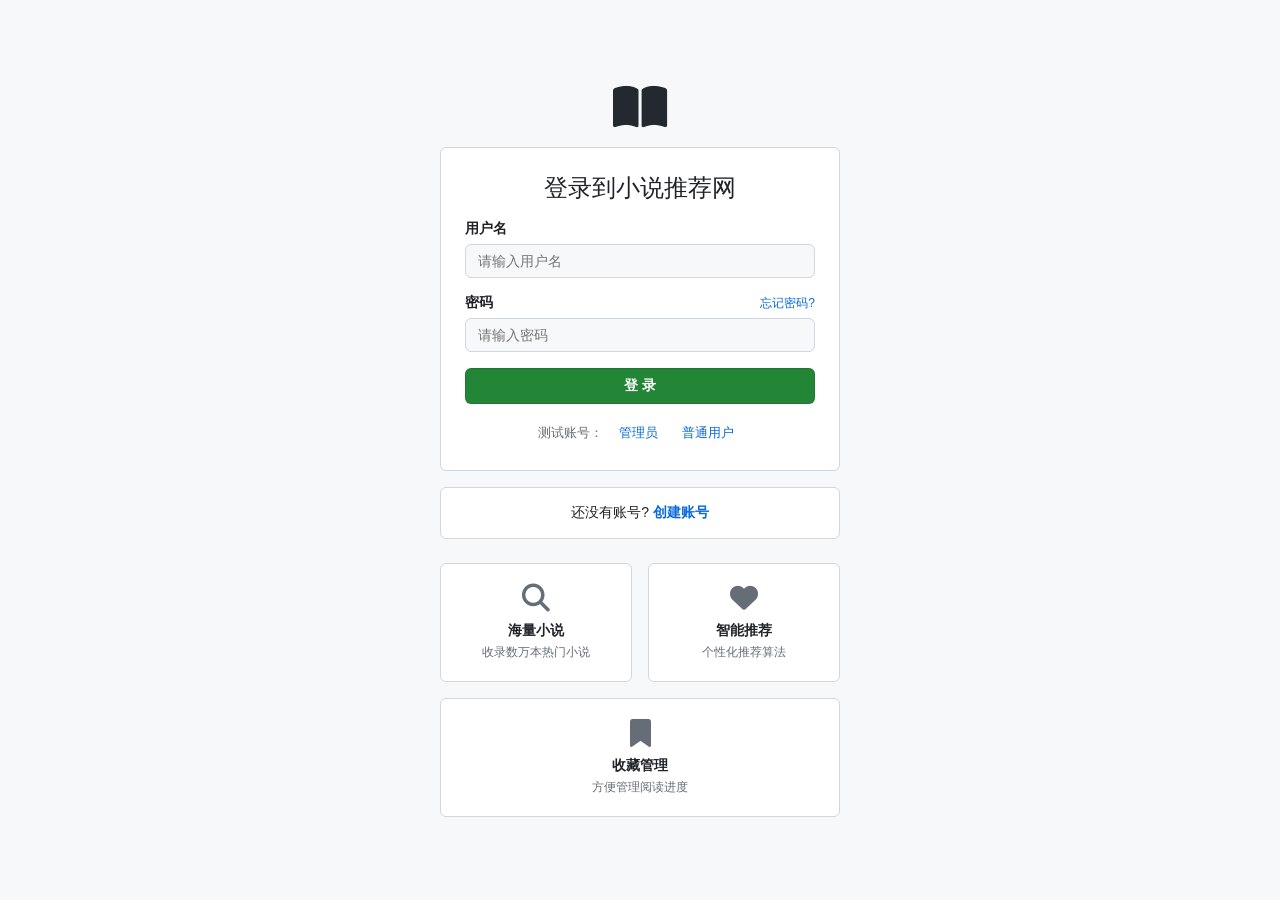
<file: frontend/index.html>
<!DOCTYPE html>
<html lang="zh-CN">
<head>
    <meta charset="UTF-8">
    <meta name="viewport" content="width=device-width, initial-scale=1.0">
    <title>小说推荐网 - 登录</title>
    <link rel="stylesheet" href="css/style.css">
    <link href="https://cdnjs.cloudflare.com/ajax/libs/font-awesome/6.4.0/css/all.min.css" rel="stylesheet">
</head>
<body>
    <div class="login-container">
        <div class="login-header">
            <i class="fas fa-book-open"></i>
        </div>
        <div class="login-box">
            <h1>登录到小说推荐网</h1>
            <form id="loginForm" class="login-form">
                <div class="form-group">
                    <label for="username">用户名</label>
                    <input type="text" id="username" name="username" placeholder="请输入用户名" required>
                </div>
                <div class="form-group">
                    <div class="password-header">
                        <label for="password">密码</label>
                        <a href="#" class="forgot-link">忘记密码?</a>
                    </div>
                    <input type="password" id="password" name="password" placeholder="请输入密码" required>
                </div>
                <button type="submit" class="login-btn">
                    登 录
                </button>
            </form>
            <div class="error-message" id="errorMessage"></div>
            <div class="quick-links">
                <span>测试账号：</span>
                <button class="quick-btn" data-user="admin" data-pass="123456">管理员</button>
                <button class="quick-btn" data-user="test" data-pass="123456">普通用户</button>
            </div>
        </div>
        <div class="login-footer">
            <p>还没有账号? <a href="#">创建账号</a></p>
        </div>
        <div class="feature-cards">
            <div class="card">
                <i class="fas fa-search"></i>
                <h3>海量小说</h3>
                <p>收录数万本热门小说</p>
            </div>
            <div class="card">
                <i class="fas fa-heart"></i>
                <h3>智能推荐</h3>
                <p>个性化推荐算法</p>
            </div>
            <div class="card">
                <i class="fas fa-bookmark"></i>
                <h3>收藏管理</h3>
                <p>方便管理阅读进度</p>
            </div>
        </div>
    </div>

    <script src="js/app.js"></script>
</body>
</html>
</file>
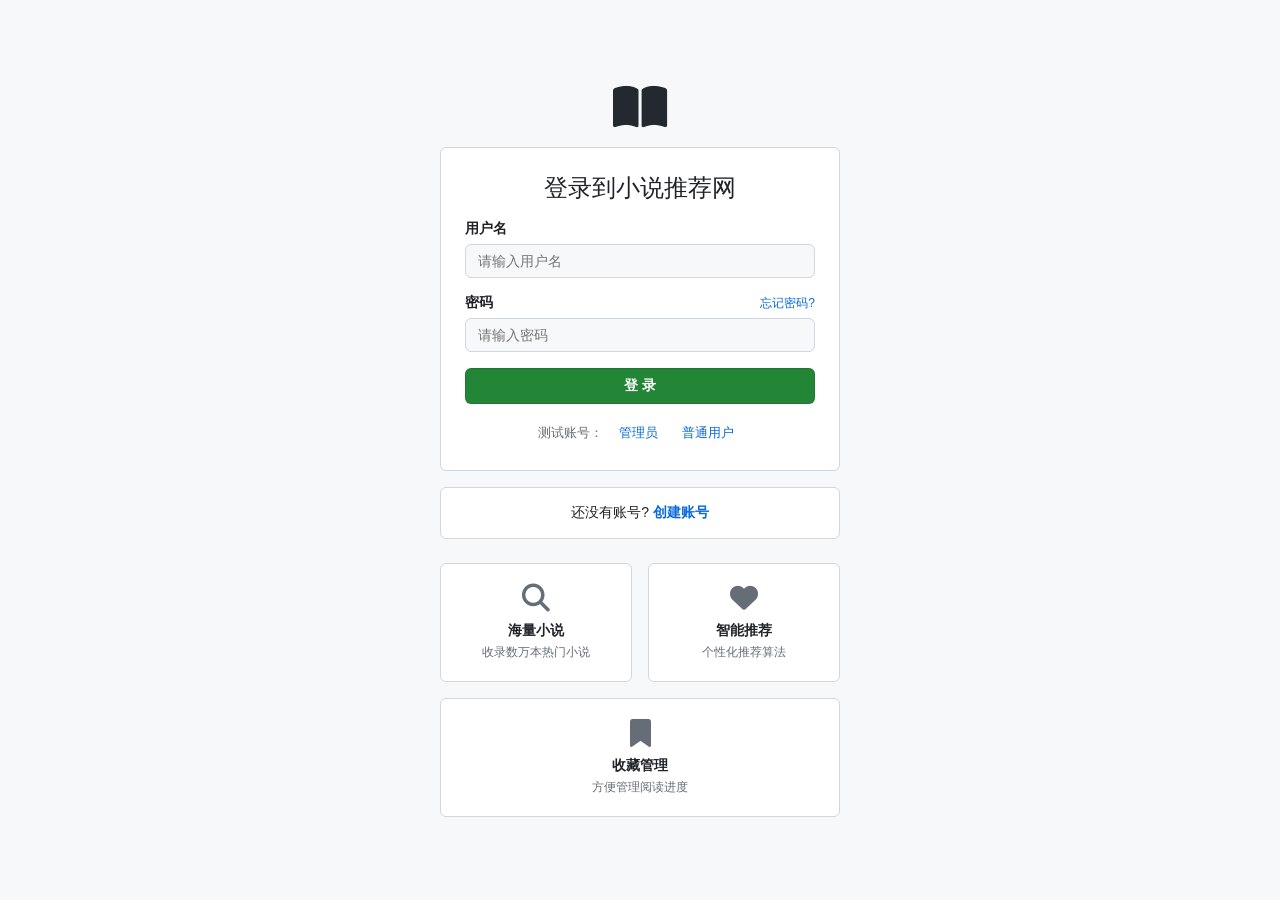
<file: frontend/admin.html>
<!DOCTYPE html>
<html lang="zh-CN">
<head>
    <meta charset="UTF-8">
    <meta name="viewport" content="width=device-width, initial-scale=1.0">
    <title>小说推荐网 - 管理后台</title>
    <link rel="stylesheet" href="css/admin.css">
    <link href="https://cdnjs.cloudflare.com/ajax/libs/font-awesome/6.4.0/css/all.min.css" rel="stylesheet">
</head>
<body>
    <header class="admin-header">
        <div class="header-left">
            <a href="/" class="logo">
                <i class="fas fa-book-open"></i>
                <span>小说推荐网</span>
            </a>
            <span class="header-divider">/</span>
            <span class="header-title">管理后台</span>
        </div>
        <div class="header-right">
            <a href="/home" class="header-link"><i class="fas fa-home"></i> 前台首页</a>
            <div class="user-dropdown">
                <span id="adminName" class="username">管理员</span>
                <i class="fas fa-caret-down"></i>
                <div class="dropdown-menu">
                    <a href="#" onclick="logout()"><i class="fas fa-sign-out-alt"></i> 退出登录</a>
                </div>
            </div>
        </div>
    </header>

    <div class="admin-container">
        <aside class="sidebar">
            <nav class="sidebar-nav">
                <div class="nav-section">
                    <h3 class="nav-section-title">数据管理</h3>
                    <button class="nav-item active" data-page="books">
                        <i class="fas fa-book"></i>
                        <span>书籍管理</span>
                    </button>
                    <button class="nav-item" data-page="users">
                        <i class="fas fa-users"></i>
                        <span>用户管理</span>
                    </button>
                </div>
                <div class="nav-section">
                    <h3 class="nav-section-title">系统工具</h3>
                    <button class="nav-item" data-page="statistics">
                        <i class="fas fa-chart-bar"></i>
                        <span>数据统计</span>
                    </button>
                    <button class="nav-item" data-page="spider">
                        <i class="fas fa-spider"></i>
                        <span>爬虫工具</span>
                    </button>
                </div>
            </nav>
        </aside>

        <main class="main-panel">
            <div class="page-content">
                <div class="page active" id="books">
                    <div class="page-header">
                        <div class="page-title">
                            <h2>书籍管理</h2>
                            <p class="page-desc">管理系统中的所有书籍数据</p>
                        </div>
                        <button class="add-btn" id="addBtn" onclick="openAddModal()">
                            <i class="fas fa-plus"></i>
                            <span>新增书籍</span>
                        </button>
                    </div>
                    <div class="search-area">
                        <div class="search-input-wrapper">
                            <i class="fas fa-search"></i>
                            <input type="text" id="bookSearch" placeholder="搜索书名或作者...">
                        </div>
                        <select id="bookStatusFilter">
                            <option value="">全部状态</option>
                            <option value="连载">连载中</option>
                            <option value="完结">已完结</option>
                        </select>
                        <button class="search-btn" onclick="searchBooks()">
                            <i class="fas fa-search"></i>
                            搜索
                        </button>
                    </div>
                    <div class="table-wrapper">
                        <table class="data-table">
                            <thead>
                                <tr>
                                    <th>排名</th>
                                    <th>书名</th>
                                    <th>作者</th>
                                    <th>评分</th>
                                    <th>标签</th>
                                    <th>操作</th>
                                </tr>
                            </thead>
                            <tbody id="booksTableBody"></tbody>
                        </table>
                    </div>
                    <div class="pagination" id="booksPagination"></div>
                </div>

                <div class="page" id="users">
                    <div class="page-header">
                        <div class="page-title">
                            <h2>用户管理</h2>
                            <p class="page-desc">管理系统中的所有用户</p>
                        </div>
                        <button class="add-btn" onclick="openUserModal()">
                            <i class="fas fa-plus"></i>
                            <span>新增用户</span>
                        </button>
                    </div>
                    <div class="search-area">
                        <div class="search-input-wrapper">
                            <i class="fas fa-search"></i>
                            <input type="text" id="userSearch" placeholder="搜索用户名或手机号...">
                        </div>
                        <select id="userRoleFilter">
                            <option value="">全部角色</option>
                            <option value="admin">管理员</option>
                            <option value="user">普通用户</option>
                        </select>
                        <button class="search-btn" onclick="searchUsers()">
                            <i class="fas fa-search"></i>
                            搜索
                        </button>
                    </div>
                    <div class="table-wrapper">
                        <table class="data-table">
                            <thead>
                                <tr>
                                    <th>ID</th>
                                    <th>用户名</th>
                                    <th>手机号</th>
                                    <th>角色</th>
                                    <th>创建时间</th>
                                    <th>操作</th>
                                </tr>
                            </thead>
                            <tbody id="usersTableBody"></tbody>
                        </table>
                    </div>
                    <div class="pagination" id="usersPagination"></div>
                </div>

                <div class="page" id="statistics">
                    <div class="page-header">
                        <div class="page-title">
                            <h2>数据统计</h2>
                            <p class="page-desc">系统数据概览</p>
                        </div>
                    </div>
                    <div class="stats-grid">
                        <div class="stats-card">
                            <div class="stats-icon"><i class="fas fa-book"></i></div>
                            <div class="stats-info">
                                <span class="stats-value" id="statBooks">0</span>
                                <span class="stats-label">书籍总数</span>
                            </div>
                        </div>
                        <div class="stats-card">
                            <div class="stats-icon"><i class="fas fa-users"></i></div>
                            <div class="stats-info">
                                <span class="stats-value" id="statUsers">0</span>
                                <span class="stats-label">用户总数</span>
                            </div>
                        </div>
                        <div class="stats-card">
                            <div class="stats-icon"><i class="fas fa-edit"></i></div>
                            <div class="stats-info">
                                <span class="stats-value" id="statSerializing">0</span>
                                <span class="stats-label">连载中</span>
                            </div>
                        </div>
                    </div>
                </div>

                <div class="page" id="spider">
                    <div class="page-header">
                        <div class="page-title">
                            <h2>爬虫工具</h2>
                            <p class="page-desc">起点月票榜数据爬取</p>
                        </div>
                    </div>
                    <div class="spider-layout">
                        <div class="spider-config">
                            <div class="spider-inputs">
                                <div class="spider-field">
                                    <label>爬取页码</label>
                                    <div class="page-range">
                                        <input type="number" id="spiderPageStart" value="1" min="1" max="50">
                                        <span>至</span>
                                        <input type="number" id="spiderPageEnd" value="1" min="1" max="50">
                                        <span class="estimate">每页20本，共 <b id="spiderEstimate">20</b> 本</span>
                                    </div>
                                </div>
                                <div class="spider-field">
                                    <label class="checkbox-label">
                                        <input type="checkbox" id="spiderAutoSave" checked>
                                        爬取后自动保存到书籍库
                                    </label>
                                </div>
                                <div class="spider-actions">
                                    <button class="spider-run-btn" onclick="runQidianSpider()">
                                        <i class="fas fa-play"></i> 开始爬取
                                    </button>
                                    <button class="spider-clear-btn" onclick="clearSpider()">
                                        <i class="fas fa-eraser"></i> 清空结果
                                    </button>
                                </div>
                            </div>
                        </div>
                        <div class="spider-status" id="spiderStatus" style="display:none;">
                            <i class="fas fa-spinner fa-spin"></i>
                            <span id="spiderStatusText"></span>
                        </div>
                        <div class="spider-results" id="spiderResults" style="display:none;">
                            <div class="spider-results-header">
                                <h4>爬取结果（共 <span id="spiderCount">0</span> 本）</h4>
                            </div>
                            <div class="spider-table-wrapper">
                                <table class="data-table">
                                    <thead>
                                        <tr>
                                            <th>排名</th>
                                            <th>书名</th>
                                            <th>作者</th>
                                            <th>状态</th>
                                            <th>标签</th>
                                            <th>简介</th>
                                        </tr>
                                    </thead>
                                    <tbody id="spiderTableBody"></tbody>
                                </table>
                            </div>
                        </div>
                    </div>
                </div>
            </div>
        </main>
    </div>

    <!-- Detail Modal -->
    <div class="modal" id="detailModal">
        <div class="modal-overlay" onclick="closeDetailModal()"></div>
        <div class="modal-content">
            <div class="modal-header">
                <h3 id="detailModalTitle">书籍详情</h3>
                <button class="modal-close" onclick="closeDetailModal()">&times;</button>
            </div>
            <div class="modal-body">
                <div class="detail-info">
                    <div class="info-row">
                        <span class="info-label">作者</span>
                        <span class="info-value" id="detailAuthor"></span>
                    </div>
                    <div class="info-row">
                        <span class="info-label">状态</span>
                        <span class="info-value">
                            <span id="detailStatus" class="status"></span>
                        </span>
                    </div>
                    <div class="info-row">
                        <span class="info-label">标签</span>
                        <span class="info-value">
                            <div id="detailTags" class="tags-list"></div>
                        </span>
                    </div>
                    <div class="info-row">
                        <span class="info-label">简介</span>
                        <span class="info-value">
                            <p id="detailIntro" class="intro-text"></p>
                        </span>
                    </div>
                </div>
            </div>
        </div>
    </div>

    <!-- Book Modal -->
    <div class="modal" id="bookModal">
        <div class="modal-overlay" onclick="closeModal()"></div>
        <div class="modal-content">
            <div class="modal-header">
                <h3 id="modalTitle">新增书籍</h3>
                <button class="modal-close" onclick="closeModal()">&times;</button>
            </div>
            <form id="bookForm">
                <div class="form-body">
                    <div class="form-group">
                        <label>书名 *</label>
                        <input type="text" id="bookName" required>
                    </div>
                    <div class="form-group">
                        <label>作者 *</label>
                        <input type="text" id="bookAuthor" required>
                    </div>
                    <div class="form-group">
                        <label>状态</label>
                        <select id="bookStatus">
                            <option value="连载">连载</option>
                            <option value="完结">完结</option>
                        </select>
                    </div>
                    <div class="form-group">
                        <label>标签</label>
                        <div id="tagsContainer" class="tags-container"></div>
                        <div class="tag-input-group">
                            <input type="text" id="bookTagsInput" placeholder="输入标签后按回车添加">
                            <button type="button" onclick="addTag()" class="add-tag-btn">添加</button>
                        </div>
                    </div>
                    <div class="form-group">
                        <label>简介</label>
                        <textarea id="bookIntro" rows="3"></textarea>
                    </div>
                </div>
                <div class="form-actions">
                    <button type="button" class="cancel-btn" onclick="closeModal()">取消</button>
                    <button type="submit" class="submit-btn">保存</button>
                </div>
            </form>
        </div>
    </div>

    <!-- User Modal -->
    <div class="modal" id="userModal">
        <div class="modal-overlay" onclick="closeUserModal()"></div>
        <div class="modal-content">
            <div class="modal-header">
                <h3 id="userModalTitle">新增用户</h3>
                <button class="modal-close" onclick="closeUserModal()">&times;</button>
            </div>
            <form id="userForm">
                <input type="hidden" id="userId">
                <div class="form-body">
                    <div class="form-group">
                        <label>用户名 *</label>
                        <input type="text" id="userName" required>
                    </div>
                    <div class="form-group">
                        <label>手机号</label>
                        <input type="text" id="userPhone">
                    </div>
                    <div class="form-group">
                        <label>密码 *</label>
                        <input type="password" id="userPassword" required>
                    </div>
                    <div class="form-group">
                        <label>角色</label>
                        <select id="userRole">
                            <option value="user">普通用户</option>
                            <option value="admin">管理员</option>
                        </select>
                    </div>
                </div>
                <div class="form-actions">
                    <button type="button" class="cancel-btn" onclick="closeUserModal()">取消</button>
                    <button type="submit" class="submit-btn">保存</button>
                </div>
            </form>
        </div>
    </div>

    <script src="js/admin.js"></script>
</body>
</html>
</file>
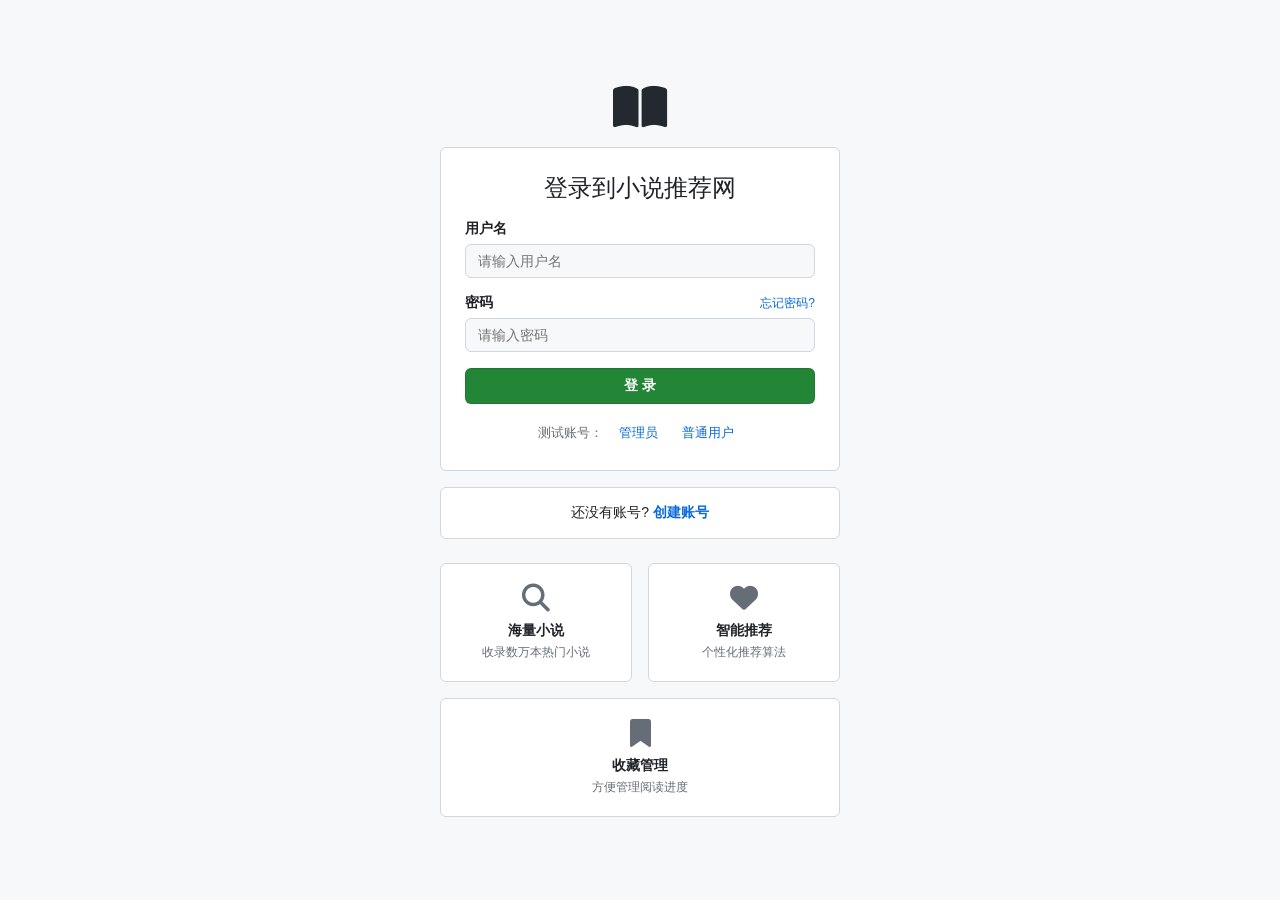
<file: frontend/home.html>
<!DOCTYPE html>
<html lang="zh-CN">
<head>
    <meta charset="UTF-8">
    <meta name="viewport" content="width=device-width, initial-scale=1.0">
    <title>小说推荐网 - 首页</title>
    <link rel="stylesheet" href="css/home.css">
    <link href="https://cdnjs.cloudflare.com/ajax/libs/font-awesome/6.4.0/css/all.min.css" rel="stylesheet">
</head>
<body>
    <header class="header">
        <div class="header-left">
            <a href="/" class="logo">
                <i class="fas fa-book-open"></i>
                <span>小说推荐网</span>
            </a>
            <nav class="nav">
                <button class="nav-btn active" data-tab="recommend">推荐</button>
                <button class="nav-btn" data-tab="search">搜索</button>
                <button class="nav-btn" data-tab="favorites">我的收藏</button>
            </nav>
        </div>
        <div class="header-right">
            <div class="user-dropdown">
                <span id="username" class="username">用户</span>
                <i class="fas fa-caret-down"></i>
                <div class="dropdown-menu">
                    <a href="#" onclick="logout()"><i class="fas fa-sign-out-alt"></i> 退出登录</a>
                </div>
            </div>
        </div>
    </header>

    <main class="main-content">
        <div class="content-wrapper">
            <div class="tab-content active" id="recommend">
                <div class="page-header">
                    <div class="page-title">
                        <h2>今日推荐</h2>
                        <p class="subtitle">为您精选的热门小说</p>
                    </div>
                </div>
                <div class="stats-row">
                    <div class="stat-card">
                        <i class="fas fa-book"></i>
                        <div>
                            <span class="stat-value" id="totalBooks">0</span>
                            <span class="stat-label">小说总数</span>
                        </div>
                    </div>
                    <div class="stat-card">
                        <i class="fas fa-star"></i>
                        <div>
                            <span class="stat-value" id="favCount">0</span>
                            <span class="stat-label">我的收藏</span>
                        </div>
                    </div>
                </div>
                <div class="books-grid" id="booksGrid"></div>
            </div>

            <div class="tab-content" id="search">
                <div class="page-header">
                    <div class="page-title">
                        <h2>搜索小说</h2>
                        <p class="subtitle">搜索您感兴趣的书籍</p>
                    </div>
                </div>
                <div class="search-box">
                    <div class="search-input-wrapper">
                        <i class="fas fa-search"></i>
                        <input type="text" id="searchInput" placeholder="搜索小说名称、作者...">
                    </div>
                    <select id="statusFilter" style="display:none">
                        <option value="">全部</option>
                    </select>
                    <button class="search-btn" onclick="searchBooks()">
                        <i class="fas fa-search"></i>
                        搜索
                    </button>
                </div>

                <div class="recommend-section">
                    <div class="section-header">
                        <h3><i class="fas fa-magic"></i> 智能标签推荐</h3>
                        <p class="section-desc">输入或选择感兴趣的小说类别，为您精准推荐</p>
                    </div>
                    <div class="recommend-input-area">
                        <div class="selected-tags" id="selectedTags"></div>
                        <div class="tag-input-row">
                            <input type="text" id="tagInput" placeholder="输入类别标签（如：玄幻、仙侠、都市），按回车添加">
                            <button class="recommend-btn" onclick="recommendByTags()">
                                <i class="fas fa-wand-magic-sparkles"></i>
                                开始推荐
                            </button>
                        </div>
                    </div>
                    <div class="hot-tags-section">
                        <h4><i class="fas fa-fire"></i> 热门标签</h4>
                        <div class="hot-tags-list" id="hotTagsList"></div>
                    </div>
                </div>

                <div class="recommend-results" id="recommendResults" style="display: none;">
                    <div class="section-header">
                        <h2>推荐结果</h2>
                        <p class="section-desc" id="recommendSubtitle"></p>
                    </div>
                    <div class="books-grid" id="recommendGrid"></div>
                </div>

                <div class="books-grid" id="searchResults"></div>
            </div>

            <div class="tab-content" id="favorites">
                <div class="page-header">
                    <div class="page-title">
                        <h2>我的收藏</h2>
                        <p class="subtitle">收藏您喜欢的小说</p>
                    </div>
                </div>
                <div class="books-grid" id="favoritesGrid"></div>
                <div class="empty-state" id="emptyFavorites" style="display: none;">
                    <i class="fas fa-heart-broken"></i>
                    <p>暂无收藏的小说</p>
                    <button class="empty-btn" onclick="switchTab('recommend')">去看看推荐</button>
                </div>
            </div>
        </div>

        <aside class="sidebar">
            <div class="sidebar-section">
                <h3>热门标签</h3>
                <div class="sidebar-tags" id="sidebarTags"></div>
            </div>
            <div class="sidebar-section">
                <h3>快速操作</h3>
                <div class="sidebar-actions">
                    <a href="#" onclick="switchTab('search')"><i class="fas fa-search"></i> 搜索小说</a>
                    <a href="#" onclick="switchTab('favorites')"><i class="fas fa-heart"></i> 我的收藏</a>
                </div>
            </div>
        </aside>
    </main>

    <div class="book-modal" id="bookModal">
        <div class="modal-overlay" onclick="closeModal()"></div>
        <div class="modal-content">
            <div class="modal-header">
                <h3 id="modalTitle"></h3>
                <button class="modal-close" onclick="closeModal()">&times;</button>
            </div>
            <div class="modal-body">
                <div class="modal-cover" id="modalCover"></div>
                <div class="modal-info">
                    <div class="info-row">
                        <span class="info-label">作者</span>
                        <span class="info-value" id="modalAuthor"></span>
                    </div>
                    <div class="info-row">
                        <span class="info-label">状态</span>
                        <span class="info-value">
                            <span class="status" id="modalStatus"></span>
                        </span>
                    </div>
                    <div class="info-row" id="modalRatingRow">
                        <span class="info-label">评分</span>
                        <span class="info-value" id="modalRating"></span>
                    </div>
                    <div class="info-row" id="modalRatingCountRow">
                        <span class="info-label">评价人数</span>
                        <span class="info-value" id="modalRatingCount"></span>
                    </div>
                </div>
                <div class="modal-tags" id="modalTags"></div>
                <div class="modal-intro">
                    <h4>内容简介</h4>
                    <p id="modalIntro"></p>
                </div>
                <div class="modal-link" id="modalLink"></div>
                <div class="modal-actions">
                    <button class="action-btn favorite-btn" id="favoriteBtn" onclick="toggleFavorite()">
                        <i class="fas fa-heart"></i>
                        <span>收藏</span>
                    </button>
                </div>
            </div>
        </div>
    </div>

    <script src="js/home.js"></script>
</body>
</html>
</file>
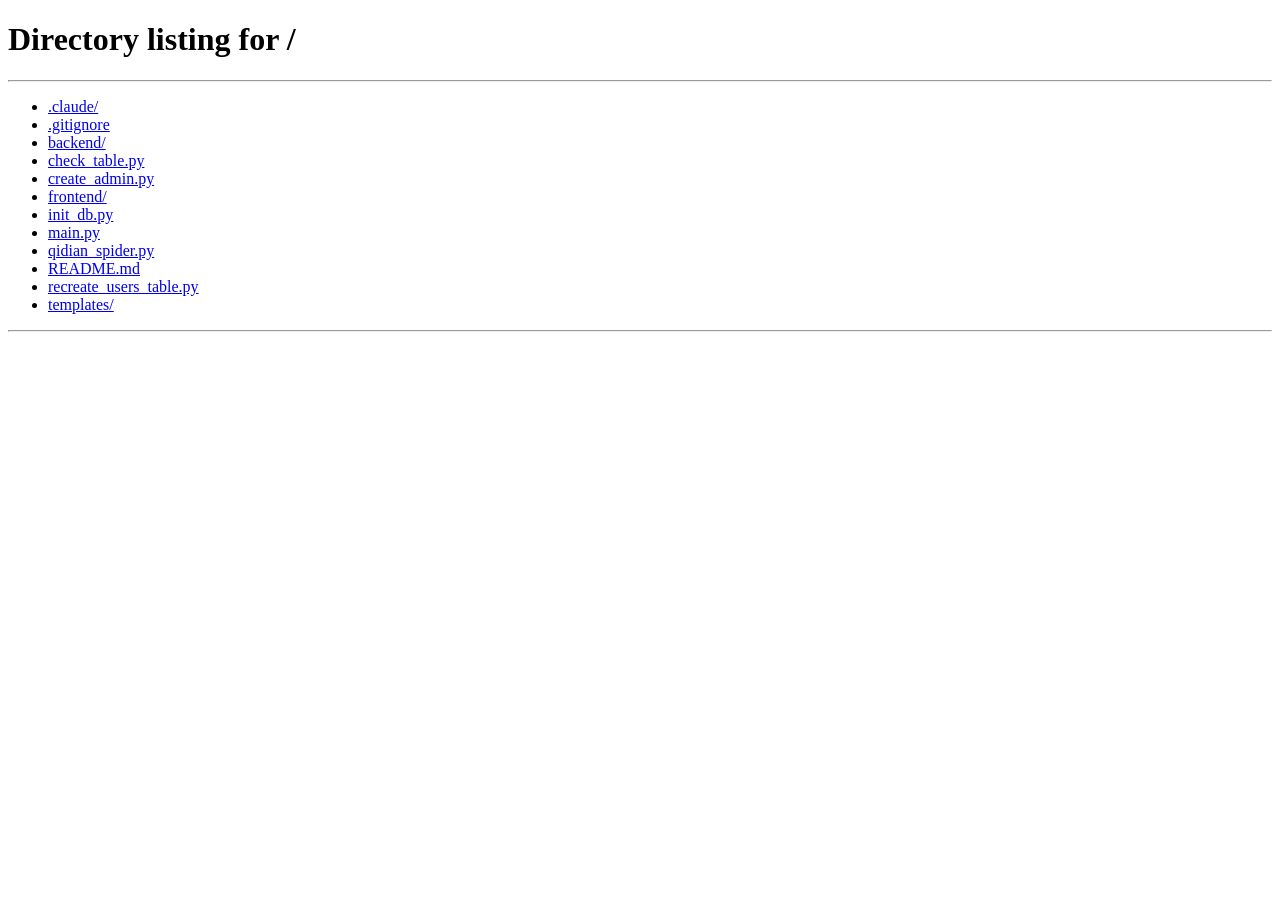
<file: templates/books.html>
<!DOCTYPE html>
<html lang="zh-CN">
<head>
    <meta charset="UTF-8">
    <meta name="viewport" content="width=device-width, initial-scale=1.0">
    <title>书籍管理系统</title>
    <style>
        * {
            margin: 0;
            padding: 0;
            box-sizing: border-box;
        }
        body {
            font-family: -apple-system, BlinkMacSystemFont, 'Segoe UI', Roboto, 'Helvetica Neue', Arial, sans-serif;
            background: #f8f9fa;
            min-height: 100vh;
            line-height: 1.6;
        }
        .sidebar {
            width: 160px;
            background: #2c3e50;
            min-height: 100vh;
            position: fixed;
            left: 0;
            top: 0;
            padding: 20px 0;
            color: #ecf0f1;
        }
        .sidebar h2 {
            font-size: 16px;
            margin-bottom: 20px;
            padding: 0 12px;
            font-weight: 500;
            letter-spacing: 1px;
        }
        .sidebar .nav-item {
            display: block;
            padding: 10px 12px;
            text-decoration: none;
            color: #bdc3c7;
            transition: all 0.2s ease;
            font-size: 13px;
        }
        .sidebar .nav-item:hover {
            background: #34495e;
            color: #ecf0f1;
        }
        .sidebar .nav-item.active {
            background: #3498db;
            color: white;
        }
        .sidebar .logout-btn {
            margin-top: 24px;
            margin-left: 12px;
            padding: 10px 20px;
            border: none;
            border-radius: 4px;
            background: #e74c3c;
            color: white;
            cursor: pointer;
            font-size: 14px;
            transition: background 0.2s;
            width: calc(100% - 24px);
        }
        .sidebar .logout-btn:hover {
            background: #c0392b;
        }
        .main-content {
            margin-left: 160px;
            padding: 24px;
        }
        .header {
            margin-bottom: 24px;
        }
        .header h1 {
            color: #2c3e50;
            font-size: 24px;
            font-weight: 600;
        }
        .btn {
            padding: 8px 16px;
            border: none;
            border-radius: 4px;
            cursor: pointer;
            font-size: 14px;
            font-weight: 500;
            transition: all 0.2s ease;
            text-decoration: none;
            display: inline-flex;
            align-items: center;
            gap: 6px;
        }
        .btn-success {
            background: #27ae60;
            color: white;
        }
        .btn-success:hover {
            background: #1e8449;
        }
        .btn-warning {
            background: #f39c12;
            color: white;
        }
        .btn-warning:hover {
            background: #d68910;
        }
        .btn-danger {
            background: #e74c3c;
            color: white;
        }
        .btn-danger:hover {
            background: #c0392b;
        }
        .btn-primary {
            background: #3498db;
            color: white;
        }
        .btn-primary:hover {
            background: #2980b9;
        }
        .btn-sm {
            padding: 5px 12px;
            font-size: 12px;
        }
        .btn-xs {
            padding: 3px 8px;
            font-size: 11px;
            min-width: 36px;
        }
        .table-container {
            background: white;
            border-radius: 6px;
            border: 1px solid #e0e0e0;
            overflow: hidden;
        }
        table {
            width: 100%;
            border-collapse: collapse;
        }
        th, td {
            padding: 12px 16px;
            text-align: left;
            border-bottom: 1px solid #f0f0f0;
            white-space: nowrap;
            overflow: hidden;
            text-overflow: ellipsis;
        }
        th {
            background: #fafafa;
            font-weight: 600;
            color: #555;
            font-size: 13px;
        }
        tr:hover {
            background: #fafafa;
        }
        .book-name-link {
            color: #3498db;
            cursor: pointer;
            text-decoration: none;
            font-weight: 500;
        }
        .book-name-link:hover {
            text-decoration: underline;
            color: #2980b9;
        }
        .status-badge {
            padding: 3px 10px;
            border-radius: 4px;
            font-size: 12px;
            font-weight: 500;
        }
        .status-active {
            background: #d5f4e6;
            color: #1e8449;
        }
        .status-completed {
            background: #ebf5fb;
            color: #2980b9;
        }
        .status-unknown {
            background: #fef5e7;
            color: #d68910;
        }
        .modal-overlay {
            display: none;
            position: fixed;
            top: 0;
            left: 0;
            right: 0;
            bottom: 0;
            background: rgba(0,0,0,0.4);
            justify-content: center;
            align-items: center;
            z-index: 1000;
        }
        .modal-overlay.active {
            display: flex;
        }
        .modal {
            background: white;
            border-radius: 6px;
            width: 90%;
            max-width: 480px;
            padding: 24px;
            position: relative;
            box-shadow: 0 4px 20px rgba(0,0,0,0.1);
        }
        .modal .close-btn {
            position: absolute;
            top: 12px;
            right: 12px;
            width: 28px;
            height: 28px;
            border: none;
            background: #f5f5f5;
            border-radius: 50%;
            cursor: pointer;
            font-size: 16px;
            color: #666;
            transition: background 0.2s;
        }
        .modal .close-btn:hover {
            background: #e0e0e0;
        }
        .modal h2 {
            margin-bottom: 20px;
            color: #2c3e50;
            font-size: 18px;
            font-weight: 600;
        }
        .form-group {
            margin-bottom: 16px;
        }
        .form-group label {
            display: block;
            margin-bottom: 6px;
            color: #444;
            font-weight: 500;
            font-size: 14px;
        }
        .form-group input, .form-group textarea, .form-group select {
            width: 100%;
            padding: 10px 12px;
            border: 1px solid #ddd;
            border-radius: 4px;
            font-size: 14px;
            transition: border-color 0.2s;
        }
        .form-group input:focus, .form-group textarea:focus, .form-group select:focus {
            outline: none;
            border-color: #3498db;
        }
        .form-group textarea {
            resize: vertical;
            min-height: 80px;
        }
        .modal-actions {
            display: flex;
            gap: 10px;
            justify-content: flex-end;
            margin-top: 24px;
        }
        .pagination {
            display: flex;
            justify-content: center;
            align-items: center;
            gap: 8px;
            margin-top: 16px;
        }
        .pagination button {
            padding: 6px 12px;
            border: 1px solid #ddd;
            background: white;
            border-radius: 4px;
            cursor: pointer;
            font-size: 13px;
            transition: all 0.2s;
        }
        .pagination button.active {
            background: #3498db;
            color: white;
            border-color: #3498db;
        }
        .pagination button:hover:not(:disabled) {
            background: #f0f0f0;
        }
        .pagination button:disabled {
            opacity: 0.4;
            cursor: not-allowed;
        }
        .search-panel {
            background: white;
            padding: 16px;
            border-radius: 6px;
            border: 1px solid #e0e0e0;
            margin-bottom: 16px;
        }
        .search-row {
            display: flex;
            gap: 16px;
            align-items: center;
            flex-wrap: wrap;
        }
        .search-group {
            display: flex;
            flex-direction: column;
            gap: 4px;
        }
        .search-group label {
            font-size: 12px;
            color: #666;
            font-weight: 500;
        }
        .search-group input, .search-group select {
            padding: 7px 10px;
            border: 1px solid #ddd;
            border-radius: 4px;
            font-size: 13px;
            min-width: 120px;
        }
        .search-group input:focus, .search-group select:focus {
            outline: none;
            border-color: #3498db;
        }
        .stats-bar {
            background: #ebf5fb;
            padding: 10px 14px;
            border-radius: 4px;
            margin-bottom: 12px;
            color: #2980b9;
            font-size: 13px;
        }
        .stats-bar strong {
            font-size: 16px;
            font-weight: 600;
        }
        .action-bar {
            display: flex;
            gap: 10px;
            margin-bottom: 16px;
        }
        .actions-cell {
            display: flex;
            gap: 4px;
        }
    </style>
</head>
<body>
    <div class="sidebar">
        <h2>📚 书籍管理</h2>
        <a href="#books" class="nav-item active" onclick="showSection('books')">书籍列表</a>
        <a href="#add" class="nav-item" onclick="showSection('add')">添加书籍</a>
        <h2 style="margin-top: 20px;">👥 用户管理</h2>
        <a href="#users" class="nav-item" onclick="showSection('users')">用户列表</a>
        <a href="#add-user" class="nav-item" onclick="showSection('add-user')">添加用户</a>
        <button class="logout-btn" onclick="logout()">退出登录</button>
    </div>

    <div class="main-content">
        <div class="header">
            <h1 id="page-title">书籍列表</h1>
        </div>

        <div id="advanced-search" class="search-panel">
            <div class="search-row">
                <div class="search-group">
                    <label>书名</label>
                    <input type="text" id="search-name" placeholder="书名关键词">
                </div>
                <div class="search-group">
                    <label>作者</label>
                    <input type="text" id="search-author" placeholder="作者关键词">
                </div>
                <div class="search-group">
                    <label>状态</label>
                    <select id="search-status">
                        <option value="">全部</option>
                        <option value="连载">连载</option>
                        <option value="完结">完结</option>
                    </select>
                </div>
                <div class="search-group">
                    <label>标签</label>
                    <input type="text" id="search-tag" placeholder="标签关键词">
                </div>
                <div class="search-group">
                    <label>排序</label>
                    <select id="search-sort">
                        <option value="id_asc">ID升序</option>
                        <option value="id_desc">ID降序</option>
                        <option value="name_asc">书名升序</option>
                        <option value="name_desc">书名降序</option>
                        <option value="author_asc">作者升序</option>
                        <option value="author_desc">作者降序</option>
                    </select>
                </div>
            </div>
        </div>

        <div id="search-stats" class="stats-bar" style="display: none;">
            <span>共找到 <strong id="result-count">0</strong> 条记录</span>
        </div>

        <div id="books-section">
            <div class="table-container">
                <table>
                    <thead>
                        <tr>
                            <th>ID</th>
                            <th>书名</th>
                            <th>作者</th>
                            <th>状态</th>
                            <th>标签</th>
                            <th>操作</th>
                        </tr>
                    </thead>
                    <tbody id="books-table-body">
                    </tbody>
                </table>
            </div>
            <div class="pagination" id="pagination"></div>
        </div>

        <div id="add-section" style="display: none;">
            <div class="table-container" style="padding: 24px;">
                <h2 style="margin-bottom: 20px; color: #2c3e50; font-size: 18px; font-weight: 600;">添加书籍</h2>
                <form id="add-form">
                    <div class="form-group">
                        <label for="add-name">书名 *</label>
                        <input type="text" id="add-name" required placeholder="请输入书名">
                    </div>
                    <div class="form-group">
                        <label for="add-author">作者 *</label>
                        <input type="text" id="add-author" required placeholder="请输入作者">
                    </div>
                    <div class="form-group">
                        <label for="add-status">状态</label>
                        <select id="add-status">
                            <option value="连载">连载</option>
                            <option value="完结">完结</option>
                        </select>
                    </div>
                    <div class="form-group">
                        <label for="add-tags">标签</label>
                        <input type="text" id="add-tags" placeholder="多个标签用逗号分隔">
                    </div>
                    <div class="form-group">
                        <label for="add-intro">简介</label>
                        <textarea id="add-intro" placeholder="请输入书籍简介"></textarea>
                    </div>
                    <div class="action-bar">
                        <button type="submit" class="btn btn-success">保存</button>
                        <button type="button" class="btn btn-warning" onclick="showSection('books')">取消</button>
                    </div>
                </form>
            </div>
        </div>

        <div id="users-section" style="display: none;">
            <div class="table-container">
                <table>
                    <thead>
                        <tr>
                            <th>ID</th>
                            <th>用户名</th>
                            <th>手机号</th>
                            <th>权限</th>
                            <th>创建时间</th>
                            <th>操作</th>
                        </tr>
                    </thead>
                    <tbody id="users-table-body">
                    </tbody>
                </table>
            </div>
            <div class="pagination" id="users-pagination"></div>
        </div>

        <div id="add-user-section" style="display: none;">
            <div class="table-container" style="padding: 24px;">
                <h2 style="margin-bottom: 20px; color: #2c3e50; font-size: 18px; font-weight: 600;">添加用户</h2>
                <form id="add-user-form">
                    <div class="form-group">
                        <label for="add-user-username">用户名 *</label>
                        <input type="text" id="add-user-username" required placeholder="请输入用户名">
                    </div>
                    <div class="form-group">
                        <label for="add-user-phone">手机号</label>
                        <input type="text" id="add-user-phone" placeholder="请输入手机号">
                    </div>
                    <div class="form-group">
                        <label for="add-user-password">密码 *</label>
                        <input type="password" id="add-user-password" required placeholder="请输入密码">
                    </div>
                    <div class="form-group">
                        <label for="add-user-role">权限</label>
                        <select id="add-user-role">
                            <option value="user">普通用户</option>
                            <option value="admin">管理员</option>
                        </select>
                    </div>
                    <div class="action-bar">
                        <button type="submit" class="btn btn-success">保存</button>
                        <button type="button" class="btn btn-warning" onclick="showSection('users')">取消</button>
                    </div>
                </form>
            </div>
        </div>
    </div>

    <div class="modal-overlay" id="edit-modal">
        <div class="modal">
            <button class="close-btn" onclick="closeEditModal()">&times;</button>
            <h2>编辑书籍</h2>
            <form id="edit-form">
                <input type="hidden" id="edit-id">
                <div class="form-group">
                    <label for="edit-name">书名 *</label>
                    <input type="text" id="edit-name" required>
                </div>
                <div class="form-group">
                    <label for="edit-author">作者 *</label>
                    <input type="text" id="edit-author" required>
                </div>
                <div class="form-group">
                    <label for="edit-status">状态</label>
                    <select id="edit-status">
                        <option value="连载">连载</option>
                        <option value="完结">完结</option>
                    </select>
                </div>
                <div class="form-group">
                    <label for="edit-tags">标签</label>
                    <input type="text" id="edit-tags">
                </div>
                <div class="form-group">
                    <label for="edit-intro">简介</label>
                    <textarea id="edit-intro"></textarea>
                </div>
                <div class="modal-actions">
                    <button type="submit" class="btn btn-success">保存修改</button>
                    <button type="button" class="btn btn-warning" onclick="closeEditModal()">取消</button>
                </div>
            </form>
        </div>
    </div>

    <div class="modal-overlay" id="detail-modal">
        <div class="modal">
            <button class="close-btn" onclick="closeDetailModal()">&times;</button>
            <h2>书籍详情</h2>
            <div id="detail-content"></div>
            <div class="modal-actions">
                <button class="btn btn-primary" onclick="closeDetailModal()">关闭</button>
            </div>
        </div>
    </div>

    <div class="modal-overlay" id="edit-user-modal">
        <div class="modal">
            <button class="close-btn" onclick="closeEditUserModal()">&times;</button>
            <h2>编辑用户</h2>
            <form id="edit-user-form">
                <input type="hidden" id="edit-user-id">
                <div class="form-group">
                    <label for="edit-user-username">用户名 *</label>
                    <input type="text" id="edit-user-username" required>
                </div>
                <div class="form-group">
                    <label for="edit-user-phone">手机号</label>
                    <input type="text" id="edit-user-phone">
                </div>
                <div class="form-group">
                    <label for="edit-user-password">密码（留空则不修改）</label>
                    <input type="password" id="edit-user-password" placeholder="留空则不修改密码">
                </div>
                <div class="form-group">
                    <label for="edit-user-role">权限</label>
                    <select id="edit-user-role">
                        <option value="user">普通用户</option>
                        <option value="admin">管理员</option>
                    </select>
                </div>
                <div class="modal-actions">
                    <button type="submit" class="btn btn-success">保存修改</button>
                    <button type="button" class="btn btn-warning" onclick="closeEditUserModal()">取消</button>
                </div>
            </form>
        </div>
    </div>

    <script>
        let currentPage = 1;
        let totalPages = 1;
        let currentSearchParams = {};

        function showSection(section) {
            document.getElementById('books-section').style.display = section === 'books' ? 'block' : 'none';
            document.getElementById('add-section').style.display = section === 'add' ? 'block' : 'none';
            document.getElementById('users-section').style.display = section === 'users' ? 'block' : 'none';
            document.getElementById('add-user-section').style.display = section === 'add-user' ? 'block' : 'none';
            
            document.getElementById('advanced-search').style.display = section === 'books' ? 'block' : 'none';
            document.getElementById('search-stats').style.display = section === 'books' ? 'block' : 'none';
            
            document.querySelector('.nav-item.active').classList.remove('active');
            document.querySelector(`[href="#${section}"]`).classList.add('active');
            
            const titles = {
                'books': '书籍列表',
                'add': '添加书籍',
                'users': '用户列表',
                'add-user': '添加用户'
            };
            document.getElementById('page-title').textContent = titles[section] || '书籍列表';
            
            if (section === 'books') {
                loadBooks();
            } else if (section === 'users') {
                loadUsers();
            }
        }

        async function loadBooks(page = 1) {
            try {
                let url = `/api/books?page=${page}`;
                
                if (Object.keys(currentSearchParams).length > 0) {
                    const params = new URLSearchParams();
                    params.set('page', page);
                    Object.entries(currentSearchParams).forEach(([key, value]) => {
                        if (value) params.set(key, value);
                    });
                    url = `/api/books/search?${params.toString()}`;
                }
                
                const response = await fetch(url, {
                    headers: { 'Authorization': `Bearer ${localStorage.getItem('token')}` }
                });
                
                if (response.status === 401) {
                    window.location.href = '/';
                    return;
                }
                
                const data = await response.json();
                renderBooks(data.books);
                renderPagination(data.total_pages, page);
                currentPage = page;
                
                document.getElementById('result-count').textContent = data.total;
                document.getElementById('search-stats').style.display = 'block';
            } catch (error) {
                console.error('加载书籍失败:', error);
            }
        }

        const debouncedSearch = debounce(async function() {
            const sortValue = document.getElementById('search-sort').value;
            const [sort_by, sort_order] = sortValue.split('_');
            
            const searchKeyword = document.getElementById('search-name').value;
            
            currentSearchParams = {
                keyword: searchKeyword,
                author: document.getElementById('search-author').value,
                status: document.getElementById('search-status').value || null,
                tag: document.getElementById('search-tag').value,
                sort_by: sort_by,
                sort_order: sort_order
            };
            
            currentPage = 1;
            await loadBooks(1);
        }, 300);

        function initRealTimeSearch() {
            document.getElementById('search-name').addEventListener('input', debouncedSearch);
            document.getElementById('search-author').addEventListener('input', debouncedSearch);
            document.getElementById('search-status').addEventListener('change', debouncedSearch);
            document.getElementById('search-tag').addEventListener('input', debouncedSearch);
            document.getElementById('search-sort').addEventListener('change', debouncedSearch);
        }

        function renderBooks(books) {
            const tbody = document.getElementById('books-table-body');
            tbody.innerHTML = '';
            
            books.forEach(book => {
                const statusClass = book.status === '连载' ? 'status-active' : 
                                   book.status === '完结' ? 'status-completed' : 'status-unknown';
                const statusText = book.status === '连载' ? '连载中' : 
                                   book.status === '完结' ? '已完结' : '未知';
                
                tbody.innerHTML += `
                    <tr>
                        <td>${book.id}</td>
                        <td><span class="book-name-link" onclick="showDetail(${book.id})">${book.name}</span></td>
                        <td>${book.author}</td>
                        <td><span class="status-badge ${statusClass}">${statusText}</span></td>
                        <td>${book.tags || '-'}</td>
                        <td class="actions-cell">
                            <button class="btn btn-xs btn-warning" onclick="showEditModal(${book.id})">编辑</button>
                            <button class="btn btn-xs btn-danger" onclick="deleteBook(${book.id})">删除</button>
                        </td>
                    </tr>
                `;
            });
        }

        function renderPagination(total, current) {
            totalPages = total;
            const pagination = document.getElementById('pagination');
            pagination.innerHTML = '';
            
            pagination.innerHTML += `<button onclick="loadBooks(${current - 1})" ${current <= 1 ? 'disabled' : ''}>上一页</button>`;
            
            for (let i = 1; i <= total; i++) {
                pagination.innerHTML += `<button onclick="loadBooks(${i})" ${i === current ? 'class="active"' : ''}>${i}</button>`;
            }
            
            pagination.innerHTML += `<button onclick="loadBooks(${current + 1})" ${current >= total ? 'disabled' : ''}>下一页</button>`;
        }

        document.getElementById('add-form').addEventListener('submit', async function(e) {
            e.preventDefault();
            
            const book = {
                name: document.getElementById('add-name').value,
                author: document.getElementById('add-author').value,
                status: document.getElementById('add-status').value,
                tags: document.getElementById('add-tags').value || null,
                intro: document.getElementById('add-intro').value || null
            };
            
            try {
                const response = await fetch('/api/books', {
                    method: 'POST',
                    headers: {
                        'Content-Type': 'application/json',
                        'Authorization': `Bearer ${localStorage.getItem('token')}`
                    },
                    body: JSON.stringify(book)
                });
                
                if (response.ok) {
                    alert('添加成功');
                    showSection('books');
                    document.getElementById('add-form').reset();
                } else {
                    alert('添加失败');
                }
            } catch (error) {
                alert('添加失败');
            }
        });

        async function showEditModal(id) {
            try {
                const response = await fetch(`/api/books/${id}`, {
                    headers: { 'Authorization': `Bearer ${localStorage.getItem('token')}` }
                });
                
                if (response.ok) {
                    const book = await response.json();
                    document.getElementById('edit-id').value = book.id;
                    document.getElementById('edit-name').value = book.name;
                    document.getElementById('edit-author').value = book.author;
                    document.getElementById('edit-status').value = book.status;
                    document.getElementById('edit-tags').value = book.tags || '';
                    document.getElementById('edit-intro').value = book.intro || '';
                    document.getElementById('edit-modal').classList.add('active');
                }
            } catch (error) {
                console.error('获取书籍信息失败:', error);
            }
        }

        function closeEditModal() {
            document.getElementById('edit-modal').classList.remove('active');
            document.getElementById('edit-form').reset();
        }

        document.getElementById('edit-form').addEventListener('submit', async function(e) {
            e.preventDefault();
            
            const id = document.getElementById('edit-id').value;
            const book = {
                name: document.getElementById('edit-name').value,
                author: document.getElementById('edit-author').value,
                status: document.getElementById('edit-status').value,
                tags: document.getElementById('edit-tags').value || null,
                intro: document.getElementById('edit-intro').value || null
            };
            
            try {
                const response = await fetch(`/api/books/${id}`, {
                    method: 'PUT',
                    headers: {
                        'Content-Type': 'application/json',
                        'Authorization': `Bearer ${localStorage.getItem('token')}`
                    },
                    body: JSON.stringify(book)
                });
                
                if (response.ok) {
                    alert('更新成功');
                    closeEditModal();
                    loadBooks(currentPage);
                } else {
                    alert('更新失败');
                }
            } catch (error) {
                alert('更新失败');
            }
        });

        async function deleteBook(id) {
            if (!confirm('确定要删除这本书吗？')) return;
            
            try {
                const response = await fetch(`/api/books/${id}`, {
                    method: 'DELETE',
                    headers: { 'Authorization': `Bearer ${localStorage.getItem('token')}` }
                });
                
                if (response.ok) {
                    alert('删除成功');
                    loadBooks(currentPage);
                } else {
                    alert('删除失败');
                }
            } catch (error) {
                alert('删除失败');
            }
        }

        async function showDetail(id) {
            try {
                const response = await fetch(`/api/books/${id}`, {
                    headers: { 'Authorization': `Bearer ${localStorage.getItem('token')}` }
                });
                
                if (response.ok) {
                    const book = await response.json();
                    const statusText = book.status === '连载' ? '连载中' : '已完结';
                    document.getElementById('detail-content').innerHTML = `
                        <p><strong>书名：</strong>${book.name}</p>
                        <p><strong>作者：</strong>${book.author}</p>
                        <p><strong>状态：</strong>${statusText}</p>
                        <p><strong>标签：</strong>${book.tags || '无'}</p>
                        <p><strong>简介：</strong>${book.intro || '暂无简介'}</p>
                    `;
                    document.getElementById('detail-modal').classList.add('active');
                }
            } catch (error) {
                console.error('获取书籍详情失败:', error);
            }
        }

        function closeDetailModal() {
            document.getElementById('detail-modal').classList.remove('active');
        }

        function debounce(func, delay) {
            let timer = null;
            return function() {
                clearTimeout(timer);
                timer = setTimeout(func, delay);
            };
        }

        let currentUserPage = 1;
        let totalUserPages = 1;

        async function loadUsers(page = 1) {
            try {
                const response = await fetch(`/api/users?page=${page}`, {
                    headers: { 'Authorization': `Bearer ${localStorage.getItem('token')}` }
                });

                if (response.status === 401) {
                    window.location.href = '/';
                    return;
                }

                const data = await response.json();
                renderUsers(data.users);
                renderUserPagination(data.total_pages, page);
                currentUserPage = page;
            } catch (error) {
                console.error('加载用户失败:', error);
            }
        }

        function renderUsers(users) {
            const tbody = document.getElementById('users-table-body');
            tbody.innerHTML = '';

            users.forEach(user => {
                const roleText = user.role === 'admin' ? '管理员' : '普通用户';
                const roleClass = user.role === 'admin' ? 'status-active' : 'status-completed';
                const createdAt = user.created_at ? new Date(user.created_at).toLocaleString('zh-CN') : '-';

                tbody.innerHTML += `
                    <tr>
                        <td>${user.id}</td>
                        <td>${user.username}</td>
                        <td>${user.phone || '-'}</td>
                        <td><span class="status-badge ${roleClass}">${roleText}</span></td>
                        <td>${createdAt}</td>
                        <td class="actions-cell">
                            <button class="btn btn-xs btn-warning" onclick="showEditUserModal(${user.id})">编辑</button>
                            <button class="btn btn-xs btn-danger" onclick="deleteUser(${user.id})">删除</button>
                        </td>
                    </tr>
                `;
            });
        }

        function renderUserPagination(total, current) {
            totalUserPages = total;
            const pagination = document.getElementById('users-pagination');
            pagination.innerHTML = '';

            pagination.innerHTML += `<button onclick="loadUsers(${current - 1})" ${current <= 1 ? 'disabled' : ''}>上一页</button>`;

            for (let i = 1; i <= total; i++) {
                pagination.innerHTML += `<button onclick="loadUsers(${i})" ${i === current ? 'class="active"' : ''}>${i}</button>`;
            }

            pagination.innerHTML += `<button onclick="loadUsers(${current + 1})" ${current >= total ? 'disabled' : ''}>下一页</button>`;
        }

        document.getElementById('add-user-form').addEventListener('submit', async function(e) {
            e.preventDefault();

            const user = {
                username: document.getElementById('add-user-username').value,
                phone: document.getElementById('add-user-phone').value || null,
                password: document.getElementById('add-user-password').value,
                role: document.getElementById('add-user-role').value
            };

            try {
                const response = await fetch('/api/users', {
                    method: 'POST',
                    headers: {
                        'Content-Type': 'application/json',
                        'Authorization': `Bearer ${localStorage.getItem('token')}`
                    },
                    body: JSON.stringify(user)
                });

                if (response.ok) {
                    alert('添加用户成功');
                    showSection('users');
                    document.getElementById('add-user-form').reset();
                } else {
                    const data = await response.json();
                    alert('添加用户失败: ' + (data.detail || '未知错误'));
                }
            } catch (error) {
                alert('添加用户失败');
            }
        });

        async function showEditUserModal(id) {
            try {
                const response = await fetch(`/api/users/${id}`, {
                    headers: { 'Authorization': `Bearer ${localStorage.getItem('token')}` }
                });

                if (response.ok) {
                    const user = await response.json();
                    document.getElementById('edit-user-id').value = user.id;
                    document.getElementById('edit-user-username').value = user.username;
                    document.getElementById('edit-user-phone').value = user.phone || '';
                    document.getElementById('edit-user-role').value = user.role;
                    document.getElementById('edit-user-modal').classList.add('active');
                }
            } catch (error) {
                console.error('获取用户信息失败:', error);
            }
        }

        function closeEditUserModal() {
            document.getElementById('edit-user-modal').classList.remove('active');
            document.getElementById('edit-user-form').reset();
        }

        document.getElementById('edit-user-form').addEventListener('submit', async function(e) {
            e.preventDefault();

            const id = document.getElementById('edit-user-id').value;
            const password = document.getElementById('edit-user-password').value;
            
            const user = {
                username: document.getElementById('edit-user-username').value,
                phone: document.getElementById('edit-user-phone').value || null,
                password: password || '******',
                role: document.getElementById('edit-user-role').value
            };

            try {
                const response = await fetch(`/api/users/${id}`, {
                    method: 'PUT',
                    headers: {
                        'Content-Type': 'application/json',
                        'Authorization': `Bearer ${localStorage.getItem('token')}`
                    },
                    body: JSON.stringify(user)
                });

                if (response.ok) {
                    alert('更新成功');
                    closeEditUserModal();
                    loadUsers(currentUserPage);
                } else {
                    const data = await response.json();
                    alert('更新失败: ' + (data.detail || '未知错误'));
                }
            } catch (error) {
                alert('更新失败');
            }
        });

        async function deleteUser(id) {
            if (!confirm('确定要删除该用户吗？')) return;

            try {
                const response = await fetch(`/api/users/${id}`, {
                    method: 'DELETE',
                    headers: { 'Authorization': `Bearer ${localStorage.getItem('token')}` }
                });

                if (response.ok) {
                    alert('删除成功');
                    loadUsers(currentUserPage);
                } else {
                    alert('删除失败');
                }
            } catch (error) {
                alert('删除失败');
            }
        }

        function logout() {
            localStorage.removeItem('token');
            window.location.href = '/';
        }

        document.addEventListener('DOMContentLoaded', function() {
            const token = localStorage.getItem('token');
            if (!token) {
                window.location.href = '/';
                return;
            }
            loadBooks();
            initRealTimeSearch();
        });
    </script>
</body>
</html>
</file>
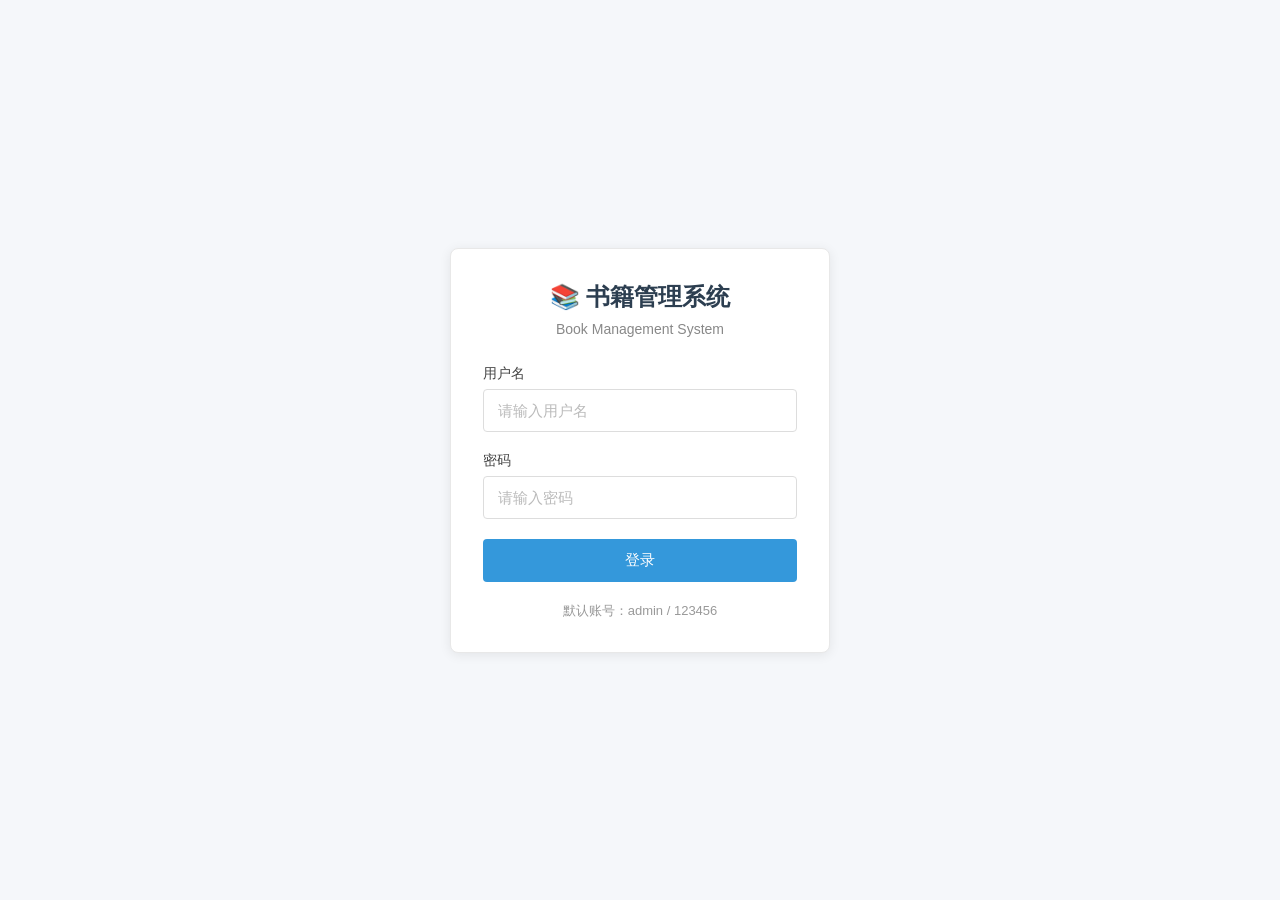
<file: templates/login.html>
<!DOCTYPE html>
<html lang="zh-CN">
<head>
    <meta charset="UTF-8">
    <meta name="viewport" content="width=device-width, initial-scale=1.0">
    <title>登录 - 书籍管理系统</title>
    <style>
        * {
            margin: 0;
            padding: 0;
            box-sizing: border-box;
        }
        body {
            font-family: -apple-system, BlinkMacSystemFont, 'Segoe UI', Roboto, 'Helvetica Neue', Arial, sans-serif;
            background: #f5f7fa;
            min-height: 100vh;
            display: flex;
            justify-content: center;
            align-items: center;
        }
        .login-container {
            background: white;
            padding: 32px;
            border-radius: 8px;
            box-shadow: 0 2px 12px rgba(0,0,0,0.08);
            width: 100%;
            max-width: 380px;
            border: 1px solid #e8e8e8;
        }
        .logo {
            text-align: center;
            margin-bottom: 28px;
        }
        .logo h1 {
            color: #2c3e50;
            font-size: 24px;
            font-weight: 600;
            margin-bottom: 8px;
        }
        .logo p {
            color: #888;
            font-size: 14px;
        }
        .form-group {
            margin-bottom: 20px;
        }
        .form-group label {
            display: block;
            margin-bottom: 6px;
            color: #444;
            font-weight: 500;
            font-size: 14px;
        }
        .form-group input {
            width: 100%;
            padding: 12px 14px;
            border: 1px solid #ddd;
            border-radius: 4px;
            font-size: 15px;
            transition: border-color 0.2s, box-shadow 0.2s;
        }
        .form-group input:focus {
            outline: none;
            border-color: #3498db;
            box-shadow: 0 0 0 3px rgba(52, 152, 219, 0.1);
        }
        .form-group input::placeholder {
            color: #bbb;
        }
        .btn {
            width: 100%;
            padding: 12px;
            background: #3498db;
            color: white;
            border: none;
            border-radius: 4px;
            font-size: 15px;
            font-weight: 500;
            cursor: pointer;
            transition: background 0.2s;
        }
        .btn:hover {
            background: #2980b9;
        }
        .error-message {
            background: #fef2f2;
            color: #dc2626;
            padding: 10px 14px;
            border-radius: 4px;
            margin-bottom: 16px;
            text-align: center;
            font-size: 14px;
            display: none;
            border: 1px solid #fee2e2;
        }
        .footer {
            text-align: center;
            margin-top: 20px;
            color: #999;
            font-size: 13px;
        }
    </style>
</head>
<body>
    <div class="login-container">
        <div class="logo">
            <h1>📚 书籍管理系统</h1>
            <p>Book Management System</p>
        </div>
        
        <div class="error-message" id="error-message">用户名或密码错误</div>
        
        <form id="login-form">
            <div class="form-group">
                <label for="username">用户名</label>
                <input type="text" id="username" placeholder="请输入用户名" required>
            </div>
            <div class="form-group">
                <label for="password">密码</label>
                <input type="password" id="password" placeholder="请输入密码" required>
            </div>
            <button type="submit" class="btn">登录</button>
        </form>
        
        <div class="footer">
            默认账号：admin / 123456
        </div>
    </div>

    <script>
        document.getElementById('login-form').addEventListener('submit', async function(e) {
            e.preventDefault();
            
            const username = document.getElementById('username').value;
            const password = document.getElementById('password').value;
            const errorElement = document.getElementById('error-message');
            
            try {
                const response = await fetch('/api/login', {
                    method: 'POST',
                    headers: {
                        'Content-Type': 'application/json'
                    },
                    body: JSON.stringify({ username, password })
                });
                
                const data = await response.json();
                
                if (response.ok) {
                    localStorage.setItem('token', data.access_token);
                    window.location.href = '/books';
                } else {
                    errorElement.textContent = data.detail || '登录失败';
                    errorElement.style.display = 'block';
                    setTimeout(() => {
                        errorElement.style.display = 'none';
                    }, 3000);
                }
            } catch (error) {
                errorElement.textContent = '登录失败，请稍后重试';
                errorElement.style.display = 'block';
            }
        });
    </script>
</body>
</html>
</file>
<file: frontend/css/style.css>
* {
    margin: 0;
    padding: 0;
    box-sizing: border-box;
}

html, body {
    height: 100%;
    width: 100%;
}

body {
    font-family: -apple-system, BlinkMacSystemFont, 'Segoe UI', 'Noto Sans', Helvetica, Arial, sans-serif;
    background: #f6f8fa;
    min-height: 100vh;
    display: flex;
    justify-content: center;
    align-items: center;
    padding: 20px;
    box-sizing: border-box;
}

.login-container {
    display: flex;
    flex-direction: column;
    align-items: center;
    width: 100%;
    max-width: 400px;
}

.login-header {
    margin-bottom: 16px;
}

.login-header i {
    font-size: 48px;
    color: #24292f;
}

.login-box {
    background: white;
    border-radius: 6px;
    padding: 24px;
    border: 1px solid #d0d7de;
    width: 100%;
}

.login-box h1 {
    font-size: 24px;
    color: #1f2328;
    margin-bottom: 16px;
    font-weight: 300;
    text-align: center;
}

.login-form {
    display: flex;
    flex-direction: column;
    gap: 16px;
}

.form-group {
    display: flex;
    flex-direction: column;
}

.form-group label {
    display: block;
    margin-bottom: 6px;
    color: #1f2328;
    font-weight: 600;
    font-size: 14px;
}

.password-header {
    display: flex;
    justify-content: space-between;
    align-items: center;
    margin-bottom: 6px;
}

.password-header label {
    margin-bottom: 0;
}

.forgot-link {
    font-size: 12px;
    color: #0969da;
    text-decoration: none;
}

.forgot-link:hover {
    text-decoration: underline;
}

.form-group input {
    width: 100%;
    padding: 8px 12px;
    border: 1px solid #d0d7de;
    border-radius: 6px;
    font-size: 14px;
    transition: border-color 0.15s ease, box-shadow 0.15s ease;
    outline: none;
    background: #f6f8fa;
}

.form-group input:focus {
    border-color: #0969da;
    box-shadow: 0 0 0 3px rgba(9, 105, 218, 0.3);
    background: white;
}

.login-btn {
    background: #238636;
    color: white;
    border: 1px solid rgba(27, 31, 36, 0.15);
    padding: 8px 16px;
    border-radius: 6px;
    font-size: 14px;
    font-weight: 600;
    cursor: pointer;
    transition: background 0.15s ease;
    width: 100%;
}

.login-btn:hover {
    background: #2ea043;
}

.login-btn:active {
    background: #238636;
}

.error-message {
    margin-top: 12px;
    padding: 12px;
    background: #ffebe9;
    border: 1px solid #cf222e;
    border-radius: 6px;
    color: #cf222e;
    text-align: center;
    display: none;
    font-size: 14px;
}

.error-message.show {
    display: block;
}

.quick-links {
    margin-top: 16px;
    text-align: center;
    display: flex;
    align-items: center;
    justify-content: center;
    gap: 8px;
    color: #656d76;
    font-size: 13px;
}

.quick-btn {
    background: transparent;
    border: none;
    padding: 4px 8px;
    border-radius: 6px;
    cursor: pointer;
    font-size: 13px;
    color: #0969da;
    transition: all 0.15s ease;
}

.quick-btn:hover {
    text-decoration: underline;
    background: #ddf4ff;
}

.login-footer {
    margin-top: 16px;
    padding: 16px 24px;
    border: 1px solid #d0d7de;
    border-radius: 6px;
    background: white;
    text-align: center;
    width: 100%;
    font-size: 14px;
    color: #1f2328;
}

.login-footer a {
    color: #0969da;
    text-decoration: none;
    font-weight: 600;
}

.login-footer a:hover {
    text-decoration: underline;
}

.feature-cards {
    display: flex;
    gap: 16px;
    margin-top: 24px;
    flex-wrap: wrap;
    justify-content: center;
}

.card {
    background: white;
    border: 1px solid #d0d7de;
    border-radius: 6px;
    padding: 20px;
    text-align: center;
    color: #1f2328;
    transition: border-color 0.15s ease;
    min-width: 140px;
    flex: 1;
}

.card:hover {
    border-color: #0969da;
}

.card i {
    font-size: 28px;
    margin-bottom: 10px;
    color: #656d76;
}

.card h3 {
    margin-bottom: 4px;
    font-size: 14px;
    color: #1f2328;
    font-weight: 600;
}

.card p {
    font-size: 12px;
    color: #656d76;
}

@media (max-width: 600px) {
    body {
        padding: 15px;
    }

    .login-box {
        padding: 20px;
    }

    .login-header i {
        font-size: 40px;
    }

    .login-box h1 {
        font-size: 20px;
    }

    .form-group input {
        padding: 8px 10px;
        font-size: 14px;
    }

    .login-btn {
        padding: 8px 12px;
        font-size: 14px;
    }

    .feature-cards {
        flex-direction: column;
    }

    .card {
        min-width: auto;
    }
}

@media (max-width: 400px) {
    body {
        padding: 10px;
    }

    .login-box {
        padding: 16px;
    }

    .login-header i {
        font-size: 36px;
    }

    .login-box h1 {
        font-size: 18px;
    }

    .form-group input {
        padding: 7px 10px;
    }

    .login-btn {
        padding: 8px;
        font-size: 13px;
    }
}

.loading {
    position: relative;
    pointer-events: none;
}

.loading::after {
    content: '';
    position: absolute;
    width: 16px;
    height: 16px;
    border: 2px solid #ffffff;
    border-top-color: transparent;
    border-radius: 50%;
    animation: spin 0.6s linear infinite;
}

@keyframes spin {
    to {
        transform: rotate(360deg);
    }
}
</file>
<file: frontend/css/admin.css>
* {
    margin: 0;
    padding: 0;
    box-sizing: border-box;
}

html, body {
    height: 100%;
    width: 100%;
    overflow: hidden;
}

body {
    font-family: -apple-system, BlinkMacSystemFont, 'Segoe UI', 'Noto Sans', Helvetica, Arial, sans-serif;
    background: #f6f8fa;
    color: #1f2328;
}

/* Admin Header */
.admin-header {
    background: #24292f;
    color: white;
    padding: 12px 24px;
    display: flex;
    justify-content: space-between;
    align-items: center;
    flex-shrink: 0;
}

.header-left {
    display: flex;
    align-items: center;
    gap: 8px;
}

.header-right {
    display: flex;
    align-items: center;
    gap: 16px;
}

.logo {
    display: flex;
    align-items: center;
    gap: 8px;
    font-size: 16px;
    font-weight: 600;
    color: white;
    text-decoration: none;
}

.logo:hover {
    color: rgba(255, 255, 255, 0.8);
}

.logo i {
    font-size: 20px;
}

.header-divider {
    color: rgba(255, 255, 255, 0.4);
    font-size: 16px;
}

.header-title {
    font-size: 14px;
    font-weight: 500;
    color: rgba(255, 255, 255, 0.7);
}

.header-link {
    color: rgba(255, 255, 255, 0.7);
    text-decoration: none;
    font-size: 13px;
    display: flex;
    align-items: center;
    gap: 6px;
    padding: 4px 8px;
    border-radius: 6px;
    transition: all 0.15s;
}

.header-link:hover {
    color: white;
    background: rgba(255, 255, 255, 0.1);
}

.user-dropdown {
    position: relative;
    display: flex;
    align-items: center;
    gap: 6px;
    cursor: pointer;
    padding: 4px 8px;
    border-radius: 6px;
}

.user-dropdown:hover {
    background: rgba(255, 255, 255, 0.1);
}

.username {
    font-weight: 500;
    font-size: 13px;
}

.dropdown-menu {
    display: none;
    position: absolute;
    top: 100%;
    right: 0;
    background: white;
    border: 1px solid #d0d7de;
    border-radius: 6px;
    box-shadow: 0 8px 24px rgba(140, 149, 159, 0.2);
    min-width: 160px;
    z-index: 200;
    overflow: hidden;
}

.user-dropdown:hover .dropdown-menu {
    display: block;
}

.dropdown-menu a {
    display: flex;
    align-items: center;
    gap: 8px;
    padding: 8px 16px;
    color: #1f2328;
    text-decoration: none;
    font-size: 13px;
}

.dropdown-menu a:hover {
    background: #f6f8fa;
    color: #0969da;
}

.dropdown-menu a i {
    color: #656d76;
    width: 16px;
}

/* Admin Container */
.admin-container {
    display: flex;
    height: calc(100vh - 48px);
    overflow: hidden;
}

/* Sidebar */
.sidebar {
    width: 260px;
    min-width: 200px;
    max-width: 320px;
    background: white;
    border-right: 1px solid #d0d7de;
    display: flex;
    flex-direction: column;
    flex-shrink: 0;
    overflow-y: auto;
}

.sidebar-nav {
    padding: 16px 0;
}

.nav-section {
    margin-bottom: 8px;
}

.nav-section-title {
    font-size: 11px;
    font-weight: 600;
    color: #656d76;
    text-transform: uppercase;
    letter-spacing: 0.5px;
    padding: 0 16px;
    margin-bottom: 4px;
}

.nav-item {
    width: 100%;
    padding: 8px 16px;
    background: none;
    border: none;
    color: #1f2328;
    cursor: pointer;
    text-align: left;
    transition: all 0.15s ease;
    display: flex;
    align-items: center;
    gap: 10px;
    font-size: 13px;
    border-left: 3px solid transparent;
}

.nav-item:hover {
    background: #f6f8fa;
}

.nav-item.active {
    background: #f6f8fa;
    color: #1f2328;
    border-left-color: #0969da;
    font-weight: 600;
}

.nav-item i {
    width: 16px;
    text-align: center;
    font-size: 13px;
    color: #656d76;
}

.nav-item.active i {
    color: #0969da;
}

/* Main Panel */
.main-panel {
    flex: 1;
    display: flex;
    flex-direction: column;
    overflow: hidden;
    min-width: 0;
}

.page-content {
    flex: 1;
    padding: 24px;
    overflow-y: auto;
    overflow-x: hidden;
}

.page {
    display: none;
    height: 100%;
}

.page.active {
    display: flex;
    flex-direction: column;
    height: 100%;
}

/* Page Header */
.page-header {
    display: flex;
    justify-content: space-between;
    align-items: flex-start;
    margin-bottom: 16px;
    flex-shrink: 0;
}

.page-title h2 {
    font-size: 20px;
    color: #1f2328;
    font-weight: 600;
}

.page-desc {
    font-size: 13px;
    color: #656d76;
    margin-top: 4px;
}

.add-btn {
    background: #238636;
    border: 1px solid rgba(27, 31, 36, 0.15);
    color: white;
    padding: 8px 16px;
    border-radius: 6px;
    cursor: pointer;
    font-size: 13px;
    font-weight: 600;
    transition: background 0.15s ease;
    display: flex;
    align-items: center;
    gap: 6px;
    white-space: nowrap;
}

.add-btn:hover {
    background: #2ea043;
}

/* Search Area */
.search-area {
    display: flex;
    gap: 10px;
    margin-bottom: 12px;
    padding: 12px;
    background: white;
    border: 1px solid #d0d7de;
    border-radius: 6px;
    flex-wrap: wrap;
}

.search-input-wrapper {
    flex: 1;
    min-width: 150px;
    max-width: 400px;
    position: relative;
}

.search-input-wrapper i {
    position: absolute;
    left: 12px;
    top: 50%;
    transform: translateY(-50%);
    color: #656d76;
    font-size: 13px;
}

.search-input-wrapper input {
    width: 100%;
    padding: 8px 12px 8px 36px;
    border: 1px solid #d0d7de;
    border-radius: 6px;
    font-size: 13px;
    outline: none;
    transition: border-color 0.15s ease, box-shadow 0.15s ease;
    background: #f6f8fa;
}

.search-input-wrapper input:focus {
    border-color: #0969da;
    box-shadow: 0 0 0 3px rgba(9, 105, 218, 0.3);
    background: white;
}

.search-area select {
    padding: 8px 12px;
    border: 1px solid #d0d7de;
    border-radius: 6px;
    font-size: 13px;
    outline: none;
    cursor: pointer;
    min-width: 120px;
    background: #f6f8fa;
}

.search-btn {
    background: #238636;
    border: 1px solid rgba(27, 31, 36, 0.15);
    color: white;
    padding: 8px 14px;
    border-radius: 6px;
    cursor: pointer;
    transition: background 0.15s ease;
    white-space: nowrap;
    font-size: 13px;
    font-weight: 600;
    display: flex;
    align-items: center;
    gap: 6px;
}

.search-btn:hover {
    background: #2ea043;
}

/* Table Wrapper */
.table-wrapper {
    flex: 1;
    overflow-x: auto;
    overflow-y: auto;
    background: white;
    border: 1px solid #d0d7de;
    border-radius: 6px;
    min-height: 0;
}

.data-table {
    width: 100%;
    min-width: 600px;
    border-collapse: collapse;
    table-layout: auto;
}

.data-table th,
.data-table td {
    padding: 10px 12px;
    text-align: left;
    border-bottom: 1px solid #d0d7de;
    white-space: nowrap;
    font-size: 13px;
}

.data-table th {
    background: #f6f8fa;
    font-weight: 600;
    color: #1f2328;
    font-size: 12px;
    position: sticky;
    top: 0;
    z-index: 1;
}

.data-table tr:hover {
    background: #f6f8fa;
}

.data-table tr:last-child td {
    border-bottom: none;
}

.book-name-link {
    color: #0969da;
    cursor: pointer;
    text-decoration: none;
    transition: color 0.15s ease;
    font-weight: 500;
}

.book-name-link:hover {
    text-decoration: underline;
}

.detail-tag {
    background: #ddf4ff;
    color: #0969da;
    padding: 2px 8px;
    border-radius: 12px;
    font-size: 11px;
    font-weight: 500;
}

.table-tag {
    background: #ddf4ff;
    color: #0969da;
    padding: 2px 8px;
    border-radius: 12px;
    font-size: 11px;
    white-space: nowrap;
    font-weight: 500;
}

.edit-tag {
    background: #0969da;
    color: white;
    padding: 4px 20px 4px 8px;
    border-radius: 12px;
    font-size: 12px;
    position: relative;
    white-space: nowrap;
}

.remove-tag {
    position: absolute;
    right: 5px;
    top: 50%;
    transform: translateY(-50%);
    cursor: pointer;
    font-size: 14px;
    line-height: 1;
    opacity: 0.8;
}

.remove-tag:hover {
    opacity: 1;
}

.add-tag-btn {
    background: #238636;
    border: 1px solid rgba(27, 31, 36, 0.15);
    color: white;
    padding: 6px 12px;
    border-radius: 6px;
    cursor: pointer;
    font-size: 13px;
    font-weight: 600;
    transition: background 0.15s ease;
}

.add-tag-btn:hover {
    background: #2ea043;
}

/* Action Buttons */
.action-btns {
    display: flex;
    gap: 6px;
    flex-wrap: wrap;
}

.action-btn {
    padding: 4px 10px;
    border: 1px solid #d0d7de;
    border-radius: 6px;
    cursor: pointer;
    font-size: 12px;
    transition: all 0.15s ease;
    white-space: nowrap;
    background: white;
    color: #1f2328;
}

.edit-btn {
    background: #f6f8fa;
    border-color: #d0d7de;
}

.edit-btn:hover {
    background: #eaeef2;
    border-color: #0969da;
}

.delete-btn {
    background: #f6f8fa;
    border-color: #d0d7de;
    color: #cf222e;
}

.delete-btn:hover {
    background: #ffebe9;
    border-color: #cf222e;
}

/* Role Badge */
.role-badge {
    padding: 2px 8px;
    border-radius: 12px;
    font-size: 11px;
    font-weight: 600;
    white-space: nowrap;
}

.role-badge.admin {
    background: #dafbe1;
    color: #1a7f37;
}

.role-badge.user {
    background: #ddf4ff;
    color: #0969da;
}

/* Status Badge */
.status-badge {
    padding: 2px 8px;
    border-radius: 12px;
    font-size: 11px;
    font-weight: 600;
    white-space: nowrap;
}

.status-badge.serializing {
    background: #fff8c5;
    color: #9a6700;
}

.status-badge.completed {
    background: #dafbe1;
    color: #1a7f37;
}

/* Pagination */
.pagination {
    display: flex;
    justify-content: center;
    gap: 4px;
    margin-top: 12px;
    padding: 8px;
    flex-shrink: 0;
}

.pagination button {
    padding: 5px 10px;
    border: 1px solid #d0d7de;
    background: white;
    border-radius: 6px;
    cursor: pointer;
    transition: all 0.15s ease;
    font-size: 13px;
    color: #1f2328;
}

.pagination button:hover:not(:disabled) {
    background: #f6f8fa;
    border-color: #0969da;
    color: #0969da;
}

.pagination button.active {
    background: #0969da;
    color: white;
    border-color: #0969da;
}

.pagination button:disabled {
    opacity: 0.5;
    cursor: not-allowed;
}

/* Stats Grid */
.stats-grid {
    display: grid;
    grid-template-columns: repeat(auto-fill, minmax(200px, 1fr));
    gap: 16px;
}

.stats-card {
    background: white;
    border: 1px solid #d0d7de;
    border-radius: 6px;
    padding: 20px;
    display: flex;
    align-items: center;
    gap: 16px;
}

.stats-icon {
    width: 48px;
    height: 48px;
    background: #f6f8fa;
    border-radius: 6px;
    display: flex;
    align-items: center;
    justify-content: center;
    font-size: 20px;
    color: #656d76;
}

.stats-info {
    display: flex;
    flex-direction: column;
}

.stats-value {
    font-size: 28px;
    font-weight: 600;
    color: #1f2328;
}

.stats-label {
    font-size: 12px;
    color: #656d76;
}

/* Modal */
.modal {
    display: none;
    position: fixed;
    top: 0;
    left: 0;
    width: 100%;
    height: 100%;
    z-index: 1000;
    justify-content: center;
    align-items: center;
    padding: 16px;
}

.modal.show {
    display: flex;
}

.modal-overlay {
    position: absolute;
    top: 0;
    left: 0;
    width: 100%;
    height: 100%;
    background: rgba(27, 31, 36, 0.5);
}

.modal-content {
    background: white;
    border-radius: 6px;
    width: 100%;
    max-width: 500px;
    max-height: 90vh;
    overflow-y: auto;
    border: 1px solid #d0d7de;
    position: relative;
    z-index: 1001;
    animation: modalSlide 0.2s ease;
}

@keyframes modalSlide {
    from {
        opacity: 0;
        transform: translateY(-8px);
    }
    to {
        opacity: 1;
        transform: translateY(0);
    }
}

.modal-header {
    display: flex;
    justify-content: space-between;
    align-items: center;
    padding: 12px 16px;
    border-bottom: 1px solid #d0d7de;
    position: sticky;
    top: 0;
    background: white;
    z-index: 1;
}

.modal-header h3 {
    font-size: 15px;
    color: #1f2328;
    font-weight: 600;
}

.modal-close {
    background: none;
    border: none;
    font-size: 18px;
    cursor: pointer;
    color: #656d76;
    line-height: 1;
}

.modal-close:hover {
    color: #1f2328;
}

.modal-body {
    padding: 16px;
}

.detail-info {
    display: flex;
    flex-direction: column;
    gap: 12px;
}

.info-row {
    display: flex;
    gap: 12px;
    font-size: 13px;
}

.info-label {
    color: #656d76;
    min-width: 60px;
    font-weight: 500;
}

.info-value {
    color: #1f2328;
    flex: 1;
}

.tags-list {
    display: flex;
    flex-wrap: wrap;
    gap: 4px;
}

.tags-list .tag {
    background: #ddf4ff;
    color: #0969da;
    padding: 2px 8px;
    border-radius: 12px;
    font-size: 11px;
    font-weight: 500;
}

.intro-text {
    line-height: 1.6;
    font-size: 13px;
    color: #656d76;
}

.tags-container {
    display: flex;
    flex-wrap: wrap;
    gap: 6px;
    margin-bottom: 8px;
    min-height: 24px;
}

.tag-input-group {
    display: flex;
    gap: 8px;
}

.form-body {
    padding: 16px;
}

.form-group {
    margin-bottom: 12px;
}

.form-group label {
    display: block;
    margin-bottom: 4px;
    color: #1f2328;
    font-weight: 600;
    font-size: 13px;
}

.form-group input,
.form-group select,
.form-group textarea {
    width: 100%;
    padding: 8px 12px;
    border: 1px solid #d0d7de;
    border-radius: 6px;
    font-size: 13px;
    outline: none;
    transition: border-color 0.15s ease, box-shadow 0.15s ease;
    box-sizing: border-box;
    background: #f6f8fa;
}

.form-group input:focus,
.form-group select:focus,
.form-group textarea:focus {
    border-color: #0969da;
    box-shadow: 0 0 0 3px rgba(9, 105, 218, 0.3);
    background: white;
}

.form-group textarea {
    resize: vertical;
    min-height: 80px;
}

.form-actions {
    display: flex;
    gap: 10px;
    padding: 12px 16px;
    border-top: 1px solid #d0d7de;
}

.cancel-btn {
    flex: 1;
    padding: 8px 16px;
    border: 1px solid #d0d7de;
    background: #f6f8fa;
    color: #1f2328;
    border-radius: 6px;
    cursor: pointer;
    font-size: 13px;
    font-weight: 600;
    transition: all 0.15s ease;
}

.cancel-btn:hover {
    background: #eaeef2;
}

.submit-btn {
    flex: 2;
    padding: 8px 16px;
    border: 1px solid rgba(27, 31, 36, 0.15);
    background: #238636;
    color: white;
    border-radius: 6px;
    cursor: pointer;
    font-size: 13px;
    font-weight: 600;
    transition: background 0.15s ease;
}

.submit-btn:hover {
    background: #2ea043;
}

/* Spider Tool */
.spider-layout {
    display: flex;
    flex-direction: column;
    gap: 16px;
}

.spider-config {
    display: flex;
    gap: 16px;
}

.spider-inputs {
    flex: 1;
    background: white;
    padding: 16px;
    border: 1px solid #d0d7de;
    border-radius: 6px;
}

.spider-field {
    margin-bottom: 12px;
}

.spider-field label {
    display: block;
    margin-bottom: 4px;
    color: #1f2328;
    font-weight: 600;
    font-size: 13px;
}

.checkbox-label {
    display: flex;
    align-items: center;
    gap: 6px;
    cursor: pointer;
}

.checkbox-label input {
    width: auto;
}

.page-range {
    display: flex;
    gap: 8px;
    align-items: center;
}

.page-range input {
    width: 70px;
    padding: 8px 10px;
    border: 1px solid #d0d7de;
    border-radius: 6px;
    font-size: 13px;
    outline: none;
    transition: border-color 0.15s ease, box-shadow 0.15s ease;
    background: #f6f8fa;
    text-align: center;
}

.page-range input:focus {
    border-color: #0969da;
    box-shadow: 0 0 0 3px rgba(9, 105, 218, 0.3);
    background: white;
}

.page-range span {
    color: #656d76;
    font-size: 13px;
}

.estimate {
    font-size: 12px;
    color: #656d76;
}

.spider-actions {
    display: flex;
    gap: 8px;
    margin-top: 12px;
    flex-wrap: wrap;
}

.spider-run-btn {
    background: #238636;
    border: 1px solid rgba(27, 31, 36, 0.15);
    color: white;
    padding: 8px 16px;
    border-radius: 6px;
    cursor: pointer;
    font-size: 13px;
    font-weight: 600;
    transition: background 0.15s ease;
    display: inline-flex;
    align-items: center;
    gap: 6px;
}

.spider-run-btn:hover {
    background: #2ea043;
}

.spider-clear-btn {
    background: #f6f8fa;
    border: 1px solid #d0d7de;
    color: #1f2328;
    padding: 8px 16px;
    border-radius: 6px;
    cursor: pointer;
    font-size: 13px;
    font-weight: 600;
    transition: all 0.15s ease;
    display: inline-flex;
    align-items: center;
    gap: 6px;
}

.spider-clear-btn:hover {
    background: #eaeef2;
}

.spider-status {
    display: flex;
    align-items: center;
    gap: 8px;
    padding: 10px 14px;
    border-radius: 6px;
    font-size: 13px;
    font-weight: 500;
    background: #ddf4ff;
    color: #0969da;
    border: 1px solid #b6e3ff;
}

.spider-status i {
    font-size: 14px;
}

.spider-results {
    background: white;
    border: 1px solid #d0d7de;
    border-radius: 6px;
    overflow: hidden;
}

.spider-results-header {
    padding: 10px 14px;
    border-bottom: 1px solid #d0d7de;
}

.spider-results-header h4 {
    font-size: 14px;
    color: #1f2328;
    font-weight: 600;
}

.spider-table-wrapper {
    overflow-x: auto;
    overflow-y: auto;
    max-height: 400px;
}

.spider-group {
    display: inline-block;
    background: #ddf4ff;
    color: #0969da;
    padding: 2px 6px;
    border-radius: 12px;
    font-size: 10px;
    margin: 2px 4px 2px 0;
    font-weight: 500;
}

/* Responsive */
@media (max-width: 768px) {
    .admin-header {
        padding: 10px 16px;
        flex-wrap: wrap;
        gap: 8px;
    }

    .header-left {
        flex-wrap: wrap;
    }

    .header-right {
        gap: 10px;
    }

    .admin-container {
        flex-direction: column;
        height: calc(100vh - 56px);
    }

    .sidebar {
        width: 100%;
        min-width: auto;
        max-width: none;
        border-right: none;
        border-bottom: 1px solid #d0d7de;
        overflow-x: auto;
    }

    .sidebar-nav {
        display: flex;
        padding: 8px 16px;
        gap: 16px;
    }

    .nav-section {
        display: flex;
        gap: 4px;
        margin-bottom: 0;
    }

    .nav-section-title {
        display: none;
    }

    .nav-item {
        padding: 6px 10px;
        font-size: 12px;
        white-space: nowrap;
        border-left: none;
        border-bottom: 2px solid transparent;
        border-radius: 0;
    }

    .nav-item.active {
        border-left-color: transparent;
        border-bottom-color: #0969da;
    }

    .page-content {
        padding: 16px;
    }

    .page-header {
        flex-direction: column;
        gap: 12px;
        align-items: flex-start;
    }

    .add-btn {
        width: 100%;
        justify-content: center;
    }

    .search-area {
        flex-direction: column;
        gap: 8px;
    }

    .search-input-wrapper {
        max-width: none;
    }

    .stats-grid {
        grid-template-columns: 1fr;
    }

    .spider-config {
        flex-direction: column;
    }

    .spider-actions {
        flex-direction: column;
    }

    .spider-run-btn,
    .spider-clear-btn {
        width: 100%;
        justify-content: center;
    }
}

@media (max-width: 480px) {
    .admin-header {
        padding: 8px 12px;
    }

    .logo {
        font-size: 14px;
    }

    .logo i {
        font-size: 18px;
    }

    .header-divider {
        font-size: 14px;
    }

    .header-title {
        font-size: 12px;
    }

    .header-link {
        font-size: 12px;
    }

    .username {
        font-size: 12px;
    }

    .page-content {
        padding: 12px;
    }

    .page-title h2 {
        font-size: 16px;
    }

    .page-desc {
        font-size: 12px;
    }

    .search-area {
        padding: 10px;
    }

    .search-input-wrapper input,
    .search-area select {
        padding: 6px 8px 6px 32px;
        font-size: 12px;
    }

    .search-input-wrapper i {
        font-size: 12px;
        left: 10px;
    }

    .search-btn {
        padding: 6px 10px;
        font-size: 12px;
    }

    .table-wrapper {
        border-radius: 6px;
    }

    .data-table th,
    .data-table td {
        padding: 8px 6px;
        font-size: 11px;
    }

    .action-btns {
        flex-direction: column;
        gap: 3px;
    }

    .action-btn {
        padding: 3px 6px;
        font-size: 10px;
        white-space: normal;
    }

    .modal-content {
        width: 95%;
        margin: 8px;
    }

    .modal-header {
        padding: 10px 12px;
    }

    .modal-header h3 {
        font-size: 14px;
    }

    .form-body {
        padding: 12px;
    }

    .form-group input,
    .form-group select,
    .form-group textarea {
        padding: 6px 8px;
        font-size: 12px;
    }

    .form-actions {
        flex-direction: column;
        gap: 8px;
        padding: 10px 12px;
    }

    .cancel-btn,
    .submit-btn {
        padding: 8px;
        font-size: 12px;
    }

    .page-range {
        flex-wrap: wrap;
    }

    .page-range input {
        width: 60px;
    }
}
</file>
<file: frontend/css/home.css>
* {
    margin: 0;
    padding: 0;
    box-sizing: border-box;
}

html, body {
    height: 100%;
    width: 100%;
    margin: 0;
    padding: 0;
}

body {
    font-family: -apple-system, BlinkMacSystemFont, 'Segoe UI', 'Noto Sans', Helvetica, Arial, sans-serif;
    background: #f6f8fa;
    min-height: 100vh;
    display: flex;
    flex-direction: column;
    color: #1f2328;
}

/* Header */
.header {
    background: #24292f;
    color: white;
    padding: 12px 24px;
    display: flex;
    justify-content: space-between;
    align-items: center;
    flex-shrink: 0;
    position: sticky;
    top: 0;
    z-index: 100;
}

.header-left {
    display: flex;
    align-items: center;
    gap: 24px;
}

.header-right {
    display: flex;
    align-items: center;
}

.logo {
    display: flex;
    align-items: center;
    gap: 8px;
    font-size: 18px;
    font-weight: 600;
    color: white;
    text-decoration: none;
}

.logo:hover {
    color: rgba(255, 255, 255, 0.8);
}

.logo i {
    font-size: 24px;
}

.nav {
    display: flex;
    gap: 0;
}

.nav-btn {
    background: transparent;
    border: none;
    color: rgba(255, 255, 255, 0.7);
    padding: 8px 16px;
    cursor: pointer;
    font-size: 14px;
    font-weight: 500;
    border-bottom: 2px solid transparent;
    transition: all 0.15s ease;
}

.nav-btn:hover {
    color: white;
    border-bottom-color: rgba(255, 255, 255, 0.2);
}

.nav-btn.active {
    color: white;
    border-bottom-color: #f78166;
}

.user-dropdown {
    position: relative;
    display: flex;
    align-items: center;
    gap: 8px;
    cursor: pointer;
    padding: 4px 8px;
    border-radius: 6px;
}

.user-dropdown:hover {
    background: rgba(255, 255, 255, 0.1);
}

.username {
    font-weight: 500;
    font-size: 14px;
}

.dropdown-menu {
    display: none;
    position: absolute;
    top: 100%;
    right: 0;
    background: white;
    border: 1px solid #d0d7de;
    border-radius: 6px;
    box-shadow: 0 8px 24px rgba(140, 149, 159, 0.2);
    min-width: 160px;
    z-index: 200;
    overflow: hidden;
}

.user-dropdown:hover .dropdown-menu {
    display: block;
}

.dropdown-menu a {
    display: flex;
    align-items: center;
    gap: 8px;
    padding: 8px 16px;
    color: #1f2328;
    text-decoration: none;
    font-size: 14px;
}

.dropdown-menu a:hover {
    background: #f6f8fa;
    color: #0969da;
}

.dropdown-menu a i {
    color: #656d76;
    width: 16px;
}

/* Main Content */
.main-content {
    flex: 1;
    padding: 24px;
    max-width: 1280px;
    margin: 0 auto;
    width: 100%;
    display: flex;
    gap: 24px;
}

.content-wrapper {
    flex: 1;
    min-width: 0;
}

.tab-content {
    display: none;
}

.tab-content.active {
    display: block;
}

/* Page Header */
.page-header {
    display: flex;
    justify-content: space-between;
    align-items: flex-start;
    margin-bottom: 16px;
    padding-bottom: 8px;
    border-bottom: 1px solid #d0d7de;
}

.page-title h2 {
    font-size: 20px;
    color: #1f2328;
    font-weight: 600;
}

.page-title .subtitle {
    color: #656d76;
    font-size: 13px;
    margin-top: 4px;
}

.section-header {
    margin-bottom: 12px;
}

.section-header h2 {
    font-size: 18px;
    color: #1f2328;
    font-weight: 600;
}

.section-header h3 {
    font-size: 16px;
    color: #1f2328;
    font-weight: 600;
    display: flex;
    align-items: center;
    gap: 6px;
}

.section-header h3 i {
    color: #656d76;
}

.section-desc {
    color: #656d76;
    font-size: 13px;
    margin-top: 4px;
}

/* Stats Row */
.stats-row {
    display: flex;
    gap: 16px;
    margin-bottom: 24px;
}

.stat-card {
    background: white;
    padding: 16px 20px;
    border: 1px solid #d0d7de;
    border-radius: 6px;
    display: flex;
    align-items: center;
    gap: 12px;
    flex: 1;
}

.stat-card i {
    font-size: 24px;
    color: #656d76;
}

.stat-value {
    font-size: 24px;
    font-weight: 600;
    color: #1f2328;
    display: block;
}

.stat-label {
    font-size: 12px;
    color: #656d76;
}

/* Search Box */
.search-box {
    display: flex;
    gap: 10px;
    margin-bottom: 24px;
    padding: 16px;
    background: white;
    border: 1px solid #d0d7de;
    border-radius: 6px;
}

.search-input-wrapper {
    flex: 1;
    position: relative;
}

.search-input-wrapper i {
    position: absolute;
    left: 12px;
    top: 50%;
    transform: translateY(-50%);
    color: #656d76;
    font-size: 14px;
}

.search-input-wrapper input {
    width: 100%;
    padding: 8px 12px 8px 36px;
    border: 1px solid #d0d7de;
    border-radius: 6px;
    font-size: 14px;
    outline: none;
    transition: border-color 0.15s ease, box-shadow 0.15s ease;
    background: #f6f8fa;
}

.search-input-wrapper input:focus {
    border-color: #0969da;
    box-shadow: 0 0 0 3px rgba(9, 105, 218, 0.3);
    background: white;
}

.search-box select {
    padding: 8px 12px;
    border: 1px solid #d0d7de;
    border-radius: 6px;
    font-size: 14px;
    outline: none;
    cursor: pointer;
    background: #f6f8fa;
}

.search-btn {
    background: #238636;
    border: 1px solid rgba(27, 31, 36, 0.15);
    color: white;
    padding: 8px 16px;
    border-radius: 6px;
    cursor: pointer;
    transition: background 0.15s ease;
    display: flex;
    align-items: center;
    gap: 6px;
    font-size: 14px;
    font-weight: 600;
}

.search-btn:hover {
    background: #2ea043;
}

/* Books Grid */
.books-grid {
    display: grid;
    grid-template-columns: repeat(auto-fill, minmax(240px, 1fr));
    gap: 16px;
}

.book-card {
    background: white;
    border: 1px solid #d0d7de;
    border-radius: 6px;
    overflow: hidden;
    cursor: pointer;
    transition: border-color 0.15s ease, box-shadow 0.15s ease;
}

.book-card:hover {
    border-color: #0969da;
    box-shadow: 0 4px 12px rgba(9, 105, 218, 0.15);
}

.book-cover {
    height: 120px;
    background: #24292f;
    display: flex;
    align-items: center;
    justify-content: center;
    position: relative;
}

.book-cover i {
    font-size: 40px;
    color: rgba(255, 255, 255, 0.2);
}

.book-cover .favorite-badge {
    position: absolute;
    top: 8px;
    right: 8px;
    width: 28px;
    height: 28px;
    background: rgba(255, 255, 255, 0.9);
    border-radius: 50%;
    display: flex;
    align-items: center;
    justify-content: center;
    cursor: pointer;
    transition: all 0.15s ease;
}

.book-cover .favorite-badge:hover {
    transform: scale(1.1);
}

.book-cover .favorite-badge.favorited {
    background: #cf222e;
}

.book-cover .favorite-badge.favorited i {
    color: white;
    font-size: 12px;
}

.book-cover .rating-badge {
    position: absolute;
    bottom: 6px;
    left: 6px;
    background: rgba(0, 0, 0, 0.7);
    color: #f0c040;
    font-size: 11px;
    font-weight: 600;
    padding: 2px 6px;
    border-radius: 4px;
}

.book-info {
    padding: 12px 16px;
}

.book-title {
    font-size: 14px;
    font-weight: 600;
    color: #0969da;
    margin-bottom: 4px;
    overflow: hidden;
    text-overflow: ellipsis;
    white-space: nowrap;
    cursor: pointer;
    transition: color 0.15s ease;
}

.book-title:hover {
    text-decoration: underline;
}

.book-author {
    font-size: 12px;
    color: #656d76;
    margin-bottom: 8px;
}

.book-tags {
    display: flex;
    flex-wrap: wrap;
    gap: 4px;
    margin-bottom: 8px;
}

.tag {
    background: #ddf4ff;
    color: #0969da;
    padding: 2px 8px;
    border-radius: 12px;
    font-size: 11px;
    font-weight: 500;
}

.book-status {
    font-size: 11px;
    padding: 2px 8px;
    border-radius: 12px;
    display: inline-block;
    font-weight: 500;
}

.book-status.serializing {
    background: #fff8c5;
    color: #9a6700;
}

.book-status.completed {
    background: #dafbe1;
    color: #1a7f37;
}

/* Empty State */
.empty-state {
    text-align: center;
    padding: 48px 16px;
    background: white;
    border: 1px solid #d0d7de;
    border-radius: 6px;
}

.empty-state i {
    font-size: 48px;
    color: #d0d7de;
    margin-bottom: 12px;
}

.empty-state p {
    color: #656d76;
    margin-bottom: 16px;
    font-size: 14px;
}

.empty-btn {
    background: #238636;
    border: 1px solid rgba(27, 31, 36, 0.15);
    color: white;
    padding: 8px 16px;
    border-radius: 6px;
    cursor: pointer;
    font-size: 14px;
    font-weight: 600;
    transition: background 0.15s ease;
}

.empty-btn:hover {
    background: #2ea043;
}

/* Book Modal */
.book-modal {
    display: none;
    position: fixed;
    top: 0;
    left: 0;
    width: 100%;
    height: 100%;
    z-index: 1000;
    justify-content: center;
    align-items: center;
}

.book-modal.show {
    display: flex;
}

.modal-overlay {
    position: absolute;
    top: 0;
    left: 0;
    width: 100%;
    height: 100%;
    background: rgba(27, 31, 36, 0.5);
}

.modal-content {
    background: white;
    border-radius: 6px;
    max-width: 500px;
    width: 90%;
    max-height: 80vh;
    overflow-y: auto;
    position: relative;
    border: 1px solid #d0d7de;
    z-index: 1001;
    animation: modalSlide 0.2s ease;
}

@keyframes modalSlide {
    from {
        opacity: 0;
        transform: translateY(-8px);
    }
    to {
        opacity: 1;
        transform: translateY(0);
    }
}

.modal-header {
    display: flex;
    justify-content: space-between;
    align-items: center;
    padding: 16px;
    border-bottom: 1px solid #d0d7de;
}

.modal-header h3 {
    font-size: 16px;
    color: #1f2328;
    font-weight: 600;
}

.modal-close {
    background: none;
    border: none;
    font-size: 20px;
    cursor: pointer;
    color: #656d76;
    padding: 4px;
    line-height: 1;
}

.modal-close:hover {
    color: #1f2328;
}

.modal-body {
    padding: 16px;
}

.modal-info {
    margin-bottom: 16px;
}

.info-row {
    display: flex;
    gap: 12px;
    margin-bottom: 8px;
    font-size: 14px;
}

.info-label {
    color: #656d76;
    min-width: 60px;
    font-weight: 500;
}

.info-value {
    color: #1f2328;
}

.modal-tags {
    display: flex;
    flex-wrap: wrap;
    gap: 6px;
    margin-bottom: 16px;
}

.modal-tags .tag {
    background: #ddf4ff;
    color: #0969da;
    padding: 4px 10px;
    border-radius: 12px;
    font-size: 12px;
    font-weight: 500;
}

.modal-intro {
    margin-bottom: 16px;
}

.modal-intro h4 {
    font-size: 14px;
    color: #1f2328;
    font-weight: 600;
    margin-bottom: 8px;
}

.modal-intro p {
    color: #656d76;
    line-height: 1.6;
    font-size: 14px;
}

.modal-actions {
    display: flex;
    gap: 12px;
    padding-top: 16px;
    border-top: 1px solid #d0d7de;
}

.action-btn {
    flex: 1;
    padding: 8px 16px;
    border: 1px solid rgba(27, 31, 36, 0.15);
    border-radius: 6px;
    cursor: pointer;
    font-size: 14px;
    font-weight: 600;
    transition: all 0.15s ease;
    display: flex;
    align-items: center;
    justify-content: center;
    gap: 6px;
}

.favorite-btn {
    background: #238636;
    color: white;
    border-color: rgba(27, 31, 36, 0.15);
}

.favorite-btn:hover {
    background: #2ea043;
}

.favorite-btn.favorited {
    background: #6e7781;
    border-color: rgba(27, 31, 36, 0.15);
}

/* Recommend Section */
.recommend-section {
    background: white;
    border: 1px solid #d0d7de;
    border-radius: 6px;
    padding: 16px;
    margin-bottom: 20px;
}

.recommend-input-area {
    margin-bottom: 16px;
}

.selected-tags {
    display: flex;
    flex-wrap: wrap;
    gap: 6px;
    margin-bottom: 10px;
    min-height: 28px;
    align-items: center;
}

.no-tag-tip {
    color: #656d76;
    font-size: 13px;
}

.selected-tag {
    background: #ddf4ff;
    color: #0969da;
    padding: 4px 10px;
    border-radius: 12px;
    font-size: 13px;
    display: flex;
    align-items: center;
    gap: 4px;
    font-weight: 500;
}

.remove-tag-btn {
    cursor: pointer;
    width: 16px;
    height: 16px;
    display: flex;
    align-items: center;
    justify-content: center;
    border-radius: 50%;
    background: rgba(9, 105, 218, 0.15);
    transition: all 0.15s;
    font-size: 14px;
    line-height: 1;
}

.remove-tag-btn:hover {
    background: rgba(9, 105, 218, 0.3);
}

.tag-input-row {
    display: flex;
    gap: 8px;
}

.tag-input-row input {
    flex: 1;
    padding: 8px 12px;
    border: 1px solid #d0d7de;
    border-radius: 6px;
    font-size: 14px;
    transition: all 0.15s;
    background: #f6f8fa;
}

.tag-input-row input:focus {
    outline: none;
    border-color: #0969da;
    box-shadow: 0 0 0 3px rgba(9, 105, 218, 0.3);
    background: white;
}

.recommend-btn {
    padding: 8px 16px;
    background: #238636;
    color: white;
    border: 1px solid rgba(27, 31, 36, 0.15);
    border-radius: 6px;
    cursor: pointer;
    font-size: 14px;
    font-weight: 600;
    transition: background 0.15s;
    display: flex;
    align-items: center;
    gap: 6px;
    white-space: nowrap;
}

.recommend-btn:hover {
    background: #2ea043;
}

.hot-tags-section {
    border-top: 1px solid #d0d7de;
    padding-top: 12px;
}

.hot-tags-section h4 {
    font-size: 13px;
    color: #656d76;
    margin-bottom: 10px;
    display: flex;
    align-items: center;
    gap: 4px;
    font-weight: 600;
}

.hot-tags-section h4 i {
    color: #cf222e;
}

.hot-tags-list {
    display: flex;
    flex-wrap: wrap;
    gap: 6px;
}

.hot-tag {
    background: #fff1e5;
    color: #bc4c00;
    padding: 4px 10px;
    border-radius: 12px;
    font-size: 12px;
    cursor: pointer;
    transition: all 0.15s;
    display: flex;
    align-items: center;
    gap: 4px;
    border: 1px solid #fdd8b5;
    font-weight: 500;
}

.hot-tag:hover {
    background: #bc4c00;
    color: white;
    border-color: #bc4c00;
}

.tag-count {
    font-size: 11px;
    opacity: 0.8;
}

/* Recommend Results */
.recommend-results {
    margin-bottom: 20px;
}

.recommend-card .book-cover {
    position: relative;
}

.match-score-badge {
    position: absolute;
    top: 8px;
    left: 8px;
    background: #8250df;
    color: white;
    padding: 2px 8px;
    border-radius: 12px;
    font-size: 11px;
    font-weight: 600;
    display: flex;
    align-items: center;
    gap: 4px;
}

.matched-tag {
    background: #8250df;
    color: white;
    font-weight: 500;
}

/* Sidebar */
.sidebar {
    width: 280px;
    flex-shrink: 0;
}

.sidebar-section {
    background: white;
    border: 1px solid #d0d7de;
    border-radius: 6px;
    padding: 16px;
    margin-bottom: 16px;
}

.sidebar-section h3 {
    font-size: 14px;
    color: #1f2328;
    font-weight: 600;
    margin-bottom: 12px;
    padding-bottom: 8px;
    border-bottom: 1px solid #d0d7de;
}

.sidebar-tags {
    display: flex;
    flex-wrap: wrap;
    gap: 6px;
}

.sidebar-tag {
    background: #ddf4ff;
    color: #0969da;
    padding: 4px 8px;
    border-radius: 12px;
    font-size: 11px;
    cursor: pointer;
    transition: all 0.15s;
    font-weight: 500;
}

.sidebar-tag:hover {
    background: #0969da;
    color: white;
}

.sidebar-actions {
    display: flex;
    flex-direction: column;
    gap: 4px;
}

.sidebar-actions a {
    display: flex;
    align-items: center;
    gap: 8px;
    padding: 8px 10px;
    color: #0969da;
    text-decoration: none;
    font-size: 13px;
    border-radius: 6px;
    transition: all 0.15s;
}

.sidebar-actions a:hover {
    background: #f6f8fa;
    text-decoration: underline;
}

.sidebar-actions a i {
    color: #656d76;
    width: 16px;
}

/* Responsive */
@media (max-width: 1024px) {
    .sidebar {
        display: none;
    }
}

@media (max-width: 768px) {
    .header {
        flex-direction: column;
        gap: 12px;
        padding: 12px 16px;
        align-items: flex-start;
    }

    .header-left {
        flex-direction: column;
        align-items: flex-start;
        gap: 12px;
        width: 100%;
    }

    .logo {
        font-size: 16px;
    }

    .logo i {
        font-size: 20px;
    }

    .nav {
        width: 100%;
        overflow-x: auto;
    }

    .nav-btn {
        padding: 6px 12px;
        font-size: 13px;
    }

    .main-content {
        padding: 16px;
        flex-direction: column;
    }

    .stats-row {
        flex-direction: column;
        gap: 12px;
    }

    .stat-card {
        padding: 12px 16px;
    }

    .stat-value {
        font-size: 20px;
    }

    .search-box {
        flex-direction: column;
        gap: 10px;
        padding: 12px;
    }

    .books-grid {
        grid-template-columns: repeat(auto-fill, minmax(200px, 1fr));
        gap: 12px;
    }

    .book-title {
        font-size: 13px;
    }
}

@media (max-width: 480px) {
    .header {
        padding: 10px 12px;
        gap: 10px;
    }

    .logo {
        font-size: 15px;
    }

    .nav-btn {
        padding: 5px 10px;
        font-size: 12px;
    }

    .main-content {
        padding: 12px;
    }

    .page-title h2 {
        font-size: 18px;
    }

    .books-grid {
        grid-template-columns: 1fr;
        gap: 10px;
    }

    .book-cover {
        height: 100px;
    }

    .book-cover i {
        font-size: 36px;
    }

    .book-info {
        padding: 10px 12px;
    }

    .modal-content {
        width: 95%;
    }

    .modal-body {
        padding: 12px;
    }

    .modal-actions {
        flex-direction: column;
    }

    .tag-input-row {
        flex-direction: column;
    }

    .recommend-btn {
        width: 100%;
        justify-content: center;
    }
}
</file>
